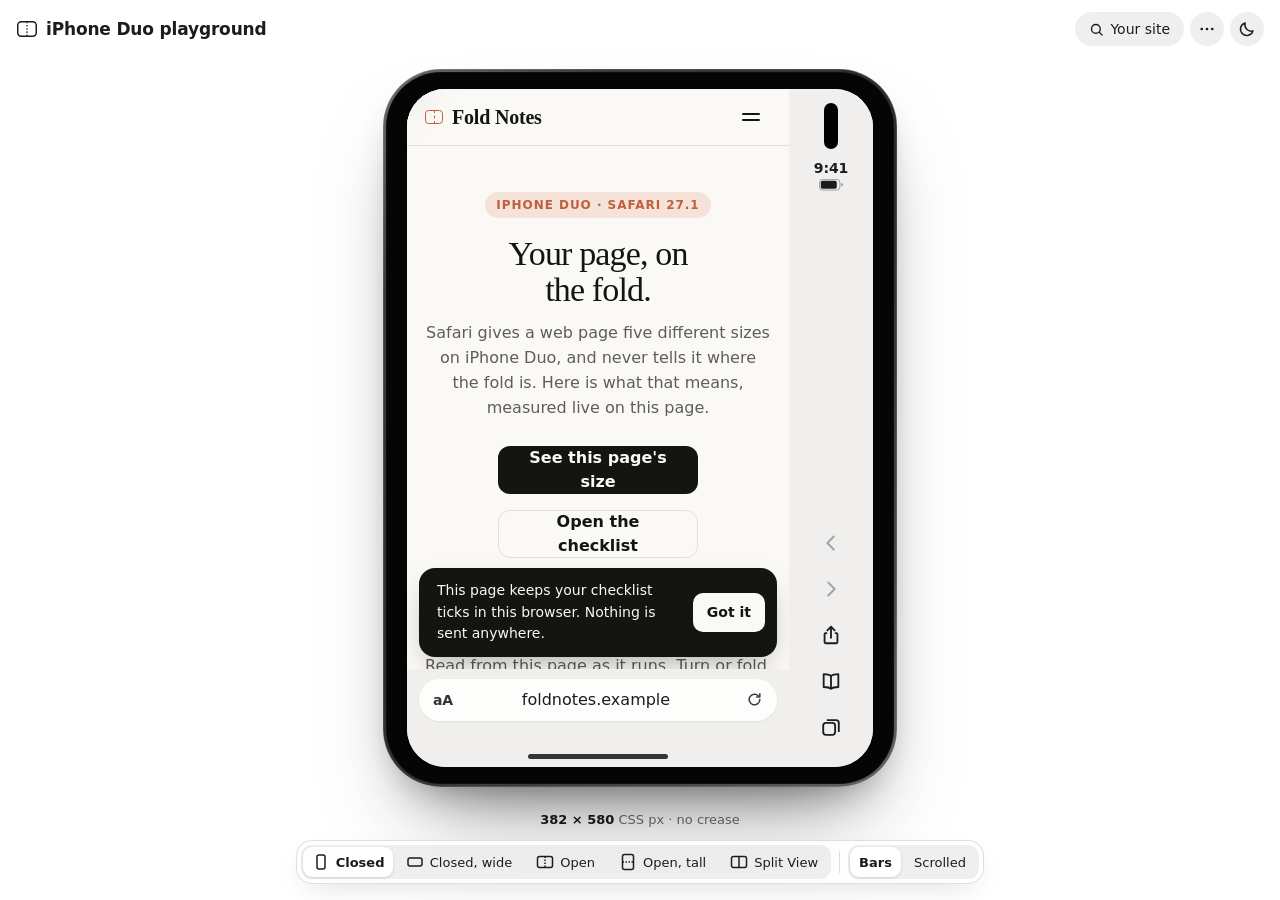
<file: index.html>
<!doctype html>
<html lang="en">
<head>
  <meta charset="utf-8">
  <meta name="viewport" content="width=device-width, initial-scale=1, viewport-fit=cover">
  <meta name="color-scheme" content="light dark">
  <title>iPhone Duo playground</title>
  <meta name="description" content="See any website at the viewports Safari 27.1 really gives it on iPhone Duo: closed, open, turned and in Split View, with Safari's bars and the crease where they are.">
  <link rel="stylesheet" href="playground.css">
</head>
<body>
  <header class="top">
    <div class="brand">
      <svg class="glyph" width="22" height="22" viewBox="0 0 22 22" aria-hidden="true">
        <rect x="1.75" y="3.75" width="18.5" height="14.5" rx="3.5" fill="none" stroke="currentColor" stroke-width="1.5"/>
        <line x1="11" y1="3.75" x2="11" y2="18.25" stroke="currentColor" stroke-width="1.2" stroke-dasharray="1.6 1.6"/>
      </svg>
      <h1>iPhone Duo playground</h1>
    </div>
    <div class="top-actions">
      <button id="openSite" class="btn" type="button">
        <svg width="15" height="15" viewBox="0 0 24 24" aria-hidden="true"><circle cx="11" cy="11" r="7" fill="none" stroke="currentColor" stroke-width="2.2"/><path d="M16.5 16.5L21 21" stroke="currentColor" stroke-width="2.2" stroke-linecap="round"/></svg>
        <span>Your site</span>
      </button>
      <button id="menuBtn" class="btn icon" type="button" aria-label="More" aria-haspopup="dialog" aria-expanded="false">
        <svg width="18" height="18" viewBox="0 0 24 24" aria-hidden="true"><circle cx="5" cy="12" r="1.8" fill="currentColor"/><circle cx="12" cy="12" r="1.8" fill="currentColor"/><circle cx="19" cy="12" r="1.8" fill="currentColor"/></svg>
      </button>
      <button id="theme" class="btn icon" type="button" aria-label="Switch between light and dark">
        <svg class="moon" width="18" height="18" viewBox="0 0 24 24" aria-hidden="true"><path d="M20 14.5A8.5 8.5 0 019.5 4a8.5 8.5 0 1010.5 10.5z" fill="none" stroke="currentColor" stroke-width="2" stroke-linejoin="round"/></svg>
        <svg class="sun" width="18" height="18" viewBox="0 0 24 24" aria-hidden="true"><g fill="none" stroke="currentColor" stroke-width="2" stroke-linecap="round"><circle cx="12" cy="12" r="4"/><path d="M12 2.5v2M12 19.5v2M2.5 12h2M19.5 12h2M5.3 5.3l1.4 1.4M17.3 17.3l1.4 1.4M5.3 18.7l1.4-1.4M17.3 6.7l1.4-1.4"/></g></svg>
      </button>
    </div>
  </header>

  <main class="stage" id="stage" aria-label="iPhone Duo preview">
    <div class="scaler" id="scaler">
      <div class="rig" id="rig">
        <div class="device" id="device">
          <div class="glass"></div>
          <i class="seam a" id="seamA" hidden></i><i class="seam b" id="seamB" hidden></i>
          <div class="screen" id="screen">
            <div class="vp" id="vp"><iframe id="frame" title="Website preview" referrerpolicy="no-referrer"></iframe></div>
            <div class="chrome" id="chrome"></div>
            <div class="crease" id="crease" hidden></div>
          </div>
        </div>
        <div class="foldfx" id="foldfx" hidden aria-hidden="true">
          <div class="veil" id="veil"></div>
          <div class="flap" id="flap">
            <div class="face inner"><i class="pane"></i><i class="sheen"></i></div>
            <div class="face outer"><i class="pane"></i><i class="island"></i><i class="sheen"></i></div>
          </div>
        </div>
      </div>
      <div class="fold-hint" id="foldHint" hidden>
        <button type="button" id="foldHintBtn" aria-expanded="false" aria-controls="foldTip">
          <svg width="12" height="12" viewBox="0 0 24 24" aria-hidden="true"><circle cx="12" cy="12" r="10" fill="none" stroke="currentColor" stroke-width="2.4"/><path d="M12 11v6M12 7.2v.1" stroke="currentColor" stroke-width="2.6" stroke-linecap="round"/></svg>
          Fold
        </button>
        <p class="fold-tip" id="foldTip" role="tooltip">The fold. Partly folded, the screen curves here and small controls are hard to tap. Keep buttons, links and fields off this line; text and images can cross it. From Apple's guidelines for iPhone Duo.</p>
      </div>
    </div>
  </main>

  <div class="dock">
    <p class="caption" id="caption" aria-live="polite"></p>
    <div class="toolbar" role="toolbar" aria-label="Preview settings">
      <div class="seg poses" role="radiogroup" aria-label="Pose" id="poses"></div>
      <span class="sep" aria-hidden="true"></span>
      <div class="seg" role="radiogroup" aria-label="Safari bars" id="bars">
        <button type="button" role="radio" aria-checked="true" data-v="svh" title="Safari bars shown">Bars</button>
        <button type="button" role="radio" aria-checked="false" data-v="lvh" title="Safari bars hidden, as after scrolling">Scrolled</button>
      </div>
      <span class="sep" aria-hidden="true" id="foldSep"></span>
      <div class="seg" role="radiogroup" aria-label="Fold" id="fold">
        <button type="button" role="radio" aria-checked="true" data-v="flat">Flat</button>
        <button type="button" role="radio" aria-checked="false" data-v="folded">Folded</button>
      </div>
    </div>
  </div>

  <div class="sheet-backdrop" id="sheet" hidden>
    <form class="sheet" id="sheetForm" role="dialog" aria-modal="true" aria-labelledby="sheetTitle">
      <h2 id="sheetTitle">Open a website</h2>
      <label class="sr-only" for="url">Website address</label>
      <input id="url" type="url" placeholder="your-site.com" inputmode="url" autocapitalize="off" autocorrect="off" spellcheck="false" autocomplete="url">
      <p class="sheet-note">Some sites refuse to be shown inside another page. If yours stays blank, run the playground locally or let the <a href="https://github.com/marigameo/skills" rel="noopener">fit-iphone-duo skill</a> open it in a real browser.</p>
      <div class="sheet-actions">
        <button type="button" class="btn quiet" id="useSample">Show the sample page</button>
        <span class="grow"></span>
        <button type="button" class="btn" id="cancel">Cancel</button>
        <button type="submit" class="btn primary">Open</button>
      </div>
    </form>
  </div>

  <div class="menu" id="menu" role="dialog" aria-label="More" hidden>
    <section>
      <h3>Page colour</h3>
      <p class="menu-note">Safari fills the space behind its bars with the page's background colour. It's read from the page when the browser allows; set it here when it can't be.</p>
      <div class="swatch-row">
        <label class="swatch"><input type="color" id="bg" value="#ffffff" aria-label="Page background colour"><span id="bgv">#ffffff</span></label>
        <button type="button" class="btn small" id="bgAuto">Read from page</button>
      </div>
    </section>
    <section>
      <div class="switch-row">
        <label for="flags"><h3>Safari feature flags</h3></label>
        <input type="checkbox" id="flags" class="switch" role="switch">
      </div>
      <p class="menu-note">The page sees Device Posture and Viewport Segments, as in Safari 27.1 with both flags turned on. Fold the open device to see segments appear. Off, the APIs are absent, as in Safari by default. Works on the sample page and pages from the same origin; reloads the page.</p>
    </section>
    <section>
      <h3>Use the numbers</h3>
      <div class="export-row">
        <button type="button" class="btn small" id="copyLink"><span>Copy link to this view</span></button>
        <button type="button" class="btn small" id="copyPresets"><span>Copy Playwright presets</span></button>
        <a class="btn small" href="poses.json" download>poses.json</a>
      </div>
    </section>
    <section>
      <h3>The numbers</h3>
      <table id="table">
        <thead><tr><th scope="col">Pose</th><th scope="col">Width</th><th scope="col">Height</th><th scope="col">Scrolled</th></tr></thead>
        <tbody></tbody>
      </table>
      <p class="menu-note">Viewport sizes in CSS pixels, from WebKit. Where Safari draws its bars inside the screen is approximate. All in <a href="poses.json">poses.json</a>, which the skill reads too.</p>
      <p class="menu-note" id="sources"></p>
    </section>
    <section>
      <p class="menu-note">Made by <a href="https://mariappan.netlify.app" rel="noopener">Mari</a> with the <a href="https://github.com/marigameo/skills" rel="noopener">fit-iphone-duo skill</a>. Rendered by your browser, not Safari. iPhone is a trademark of Apple Inc. This page is not affiliated with Apple.</p>
    </section>
  </div>

  <script src="duo-flags.js"></script>
  <script src="playground.js"></script>
</body>
</html>
</file>
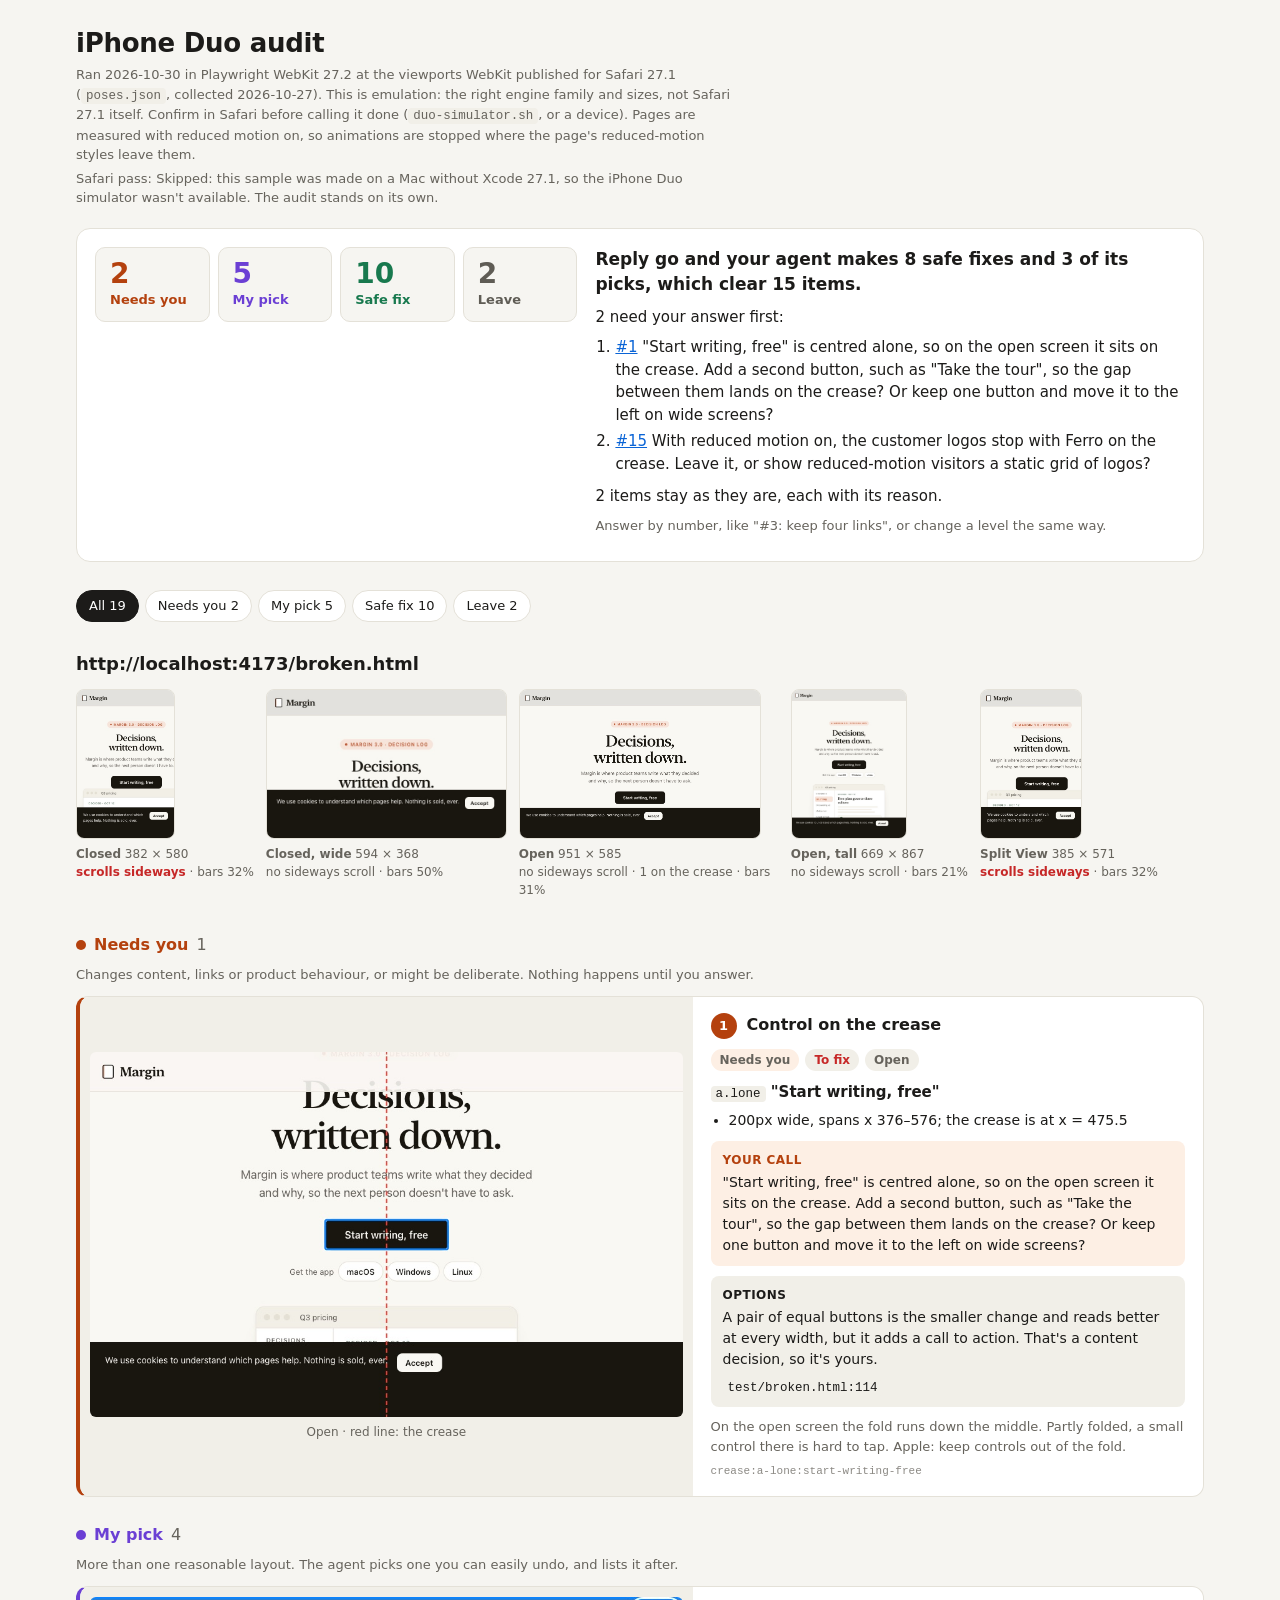
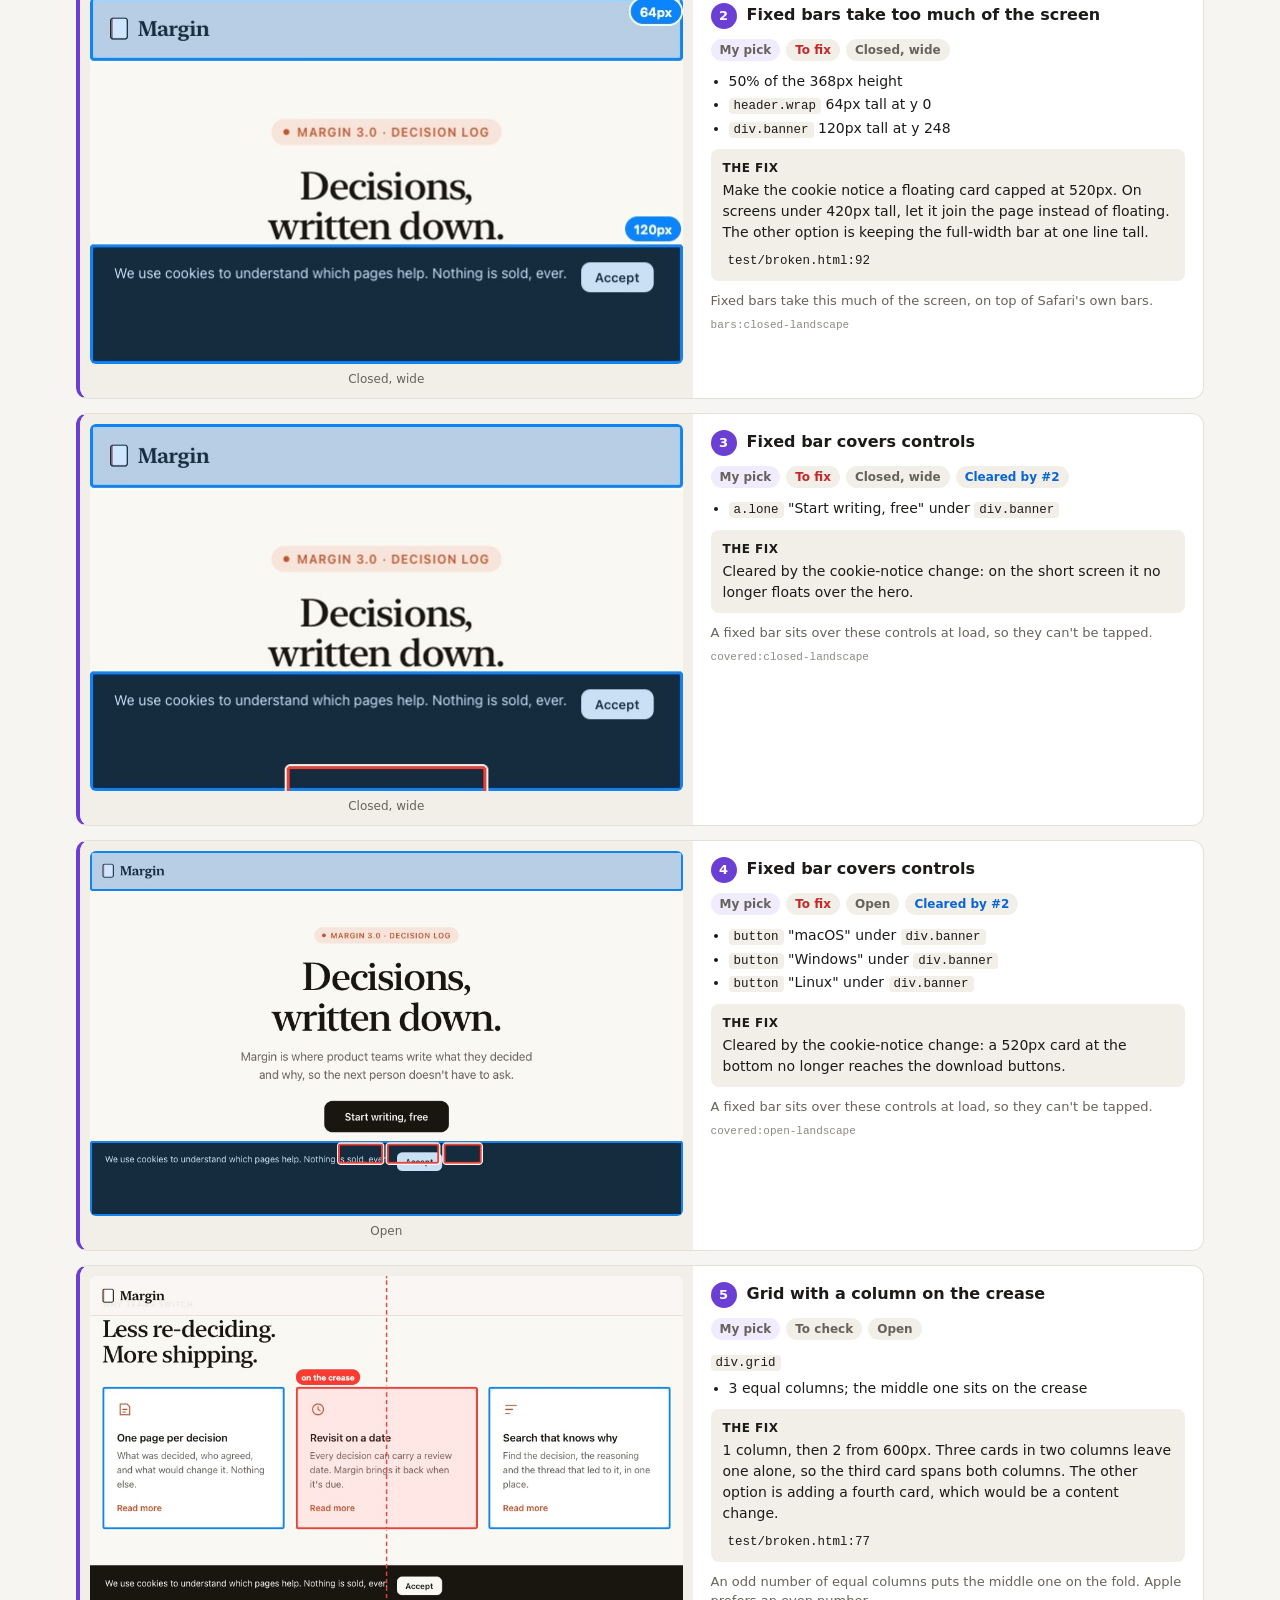
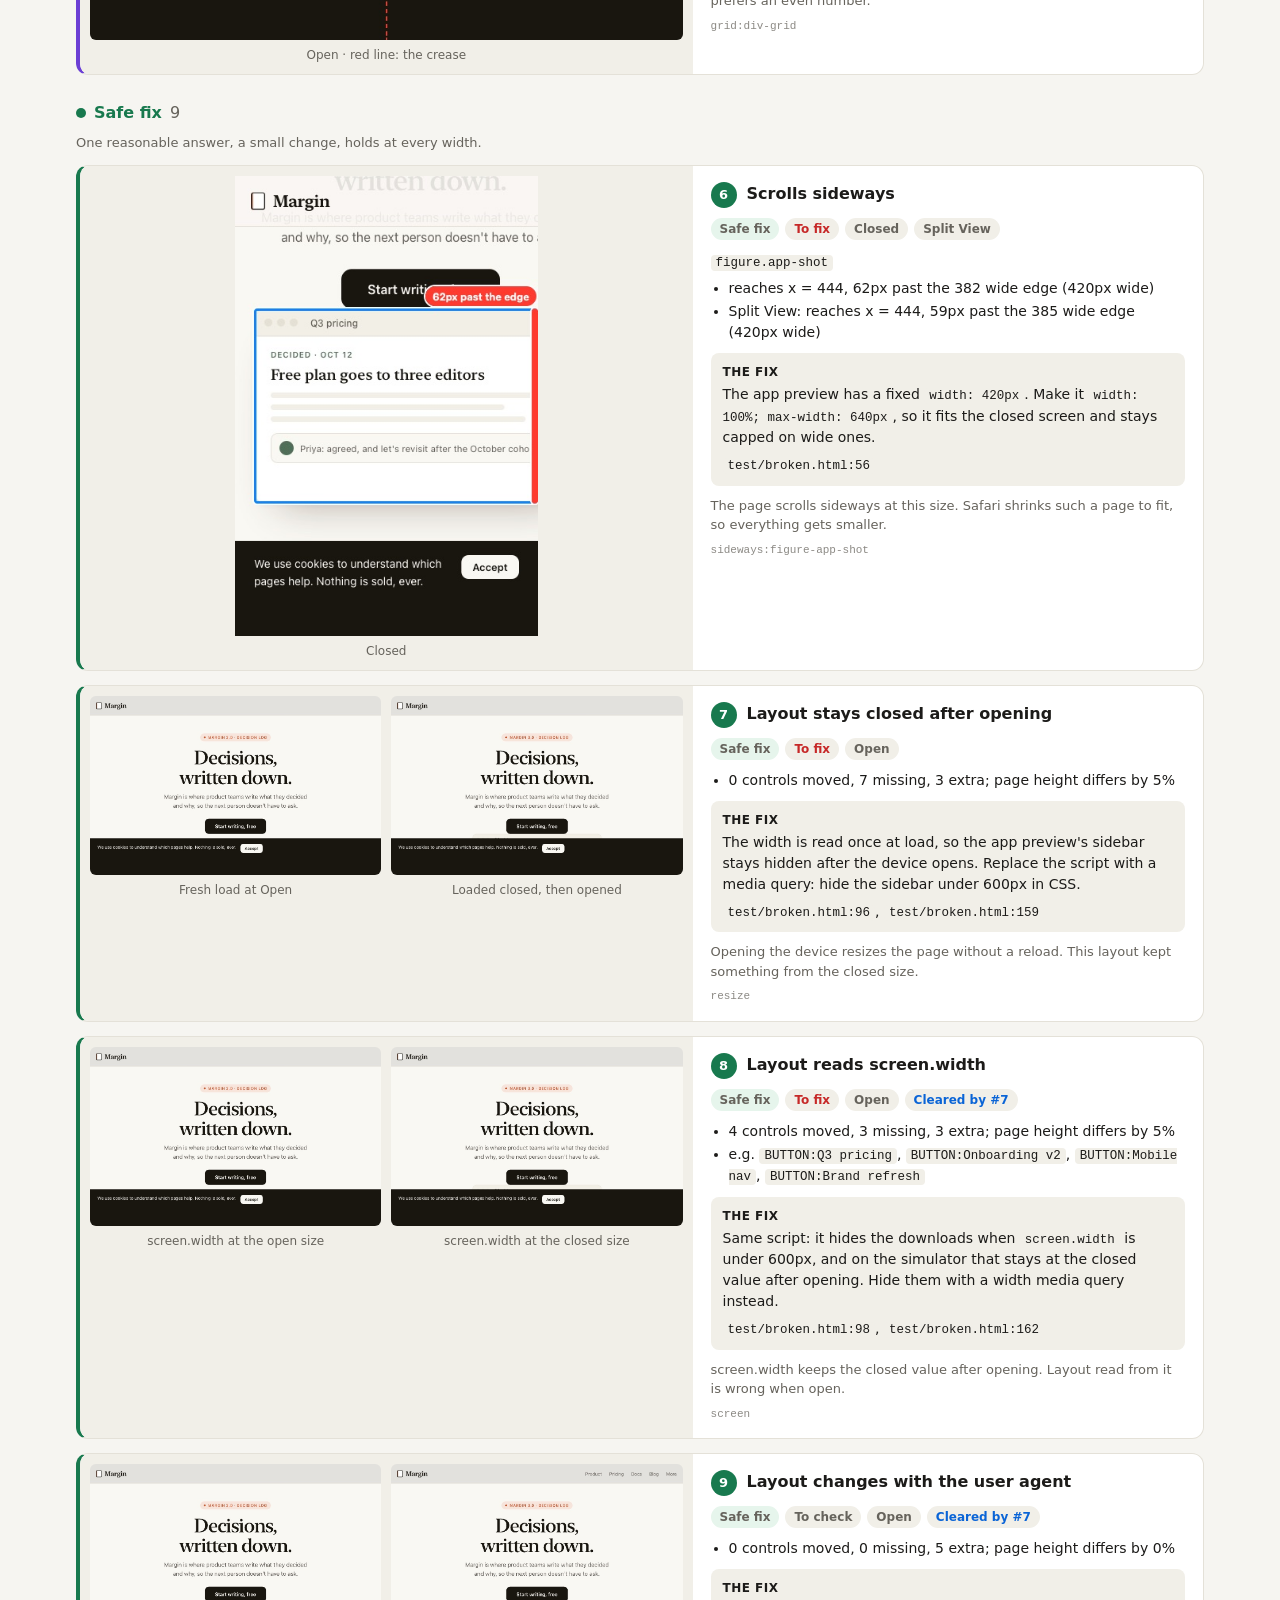
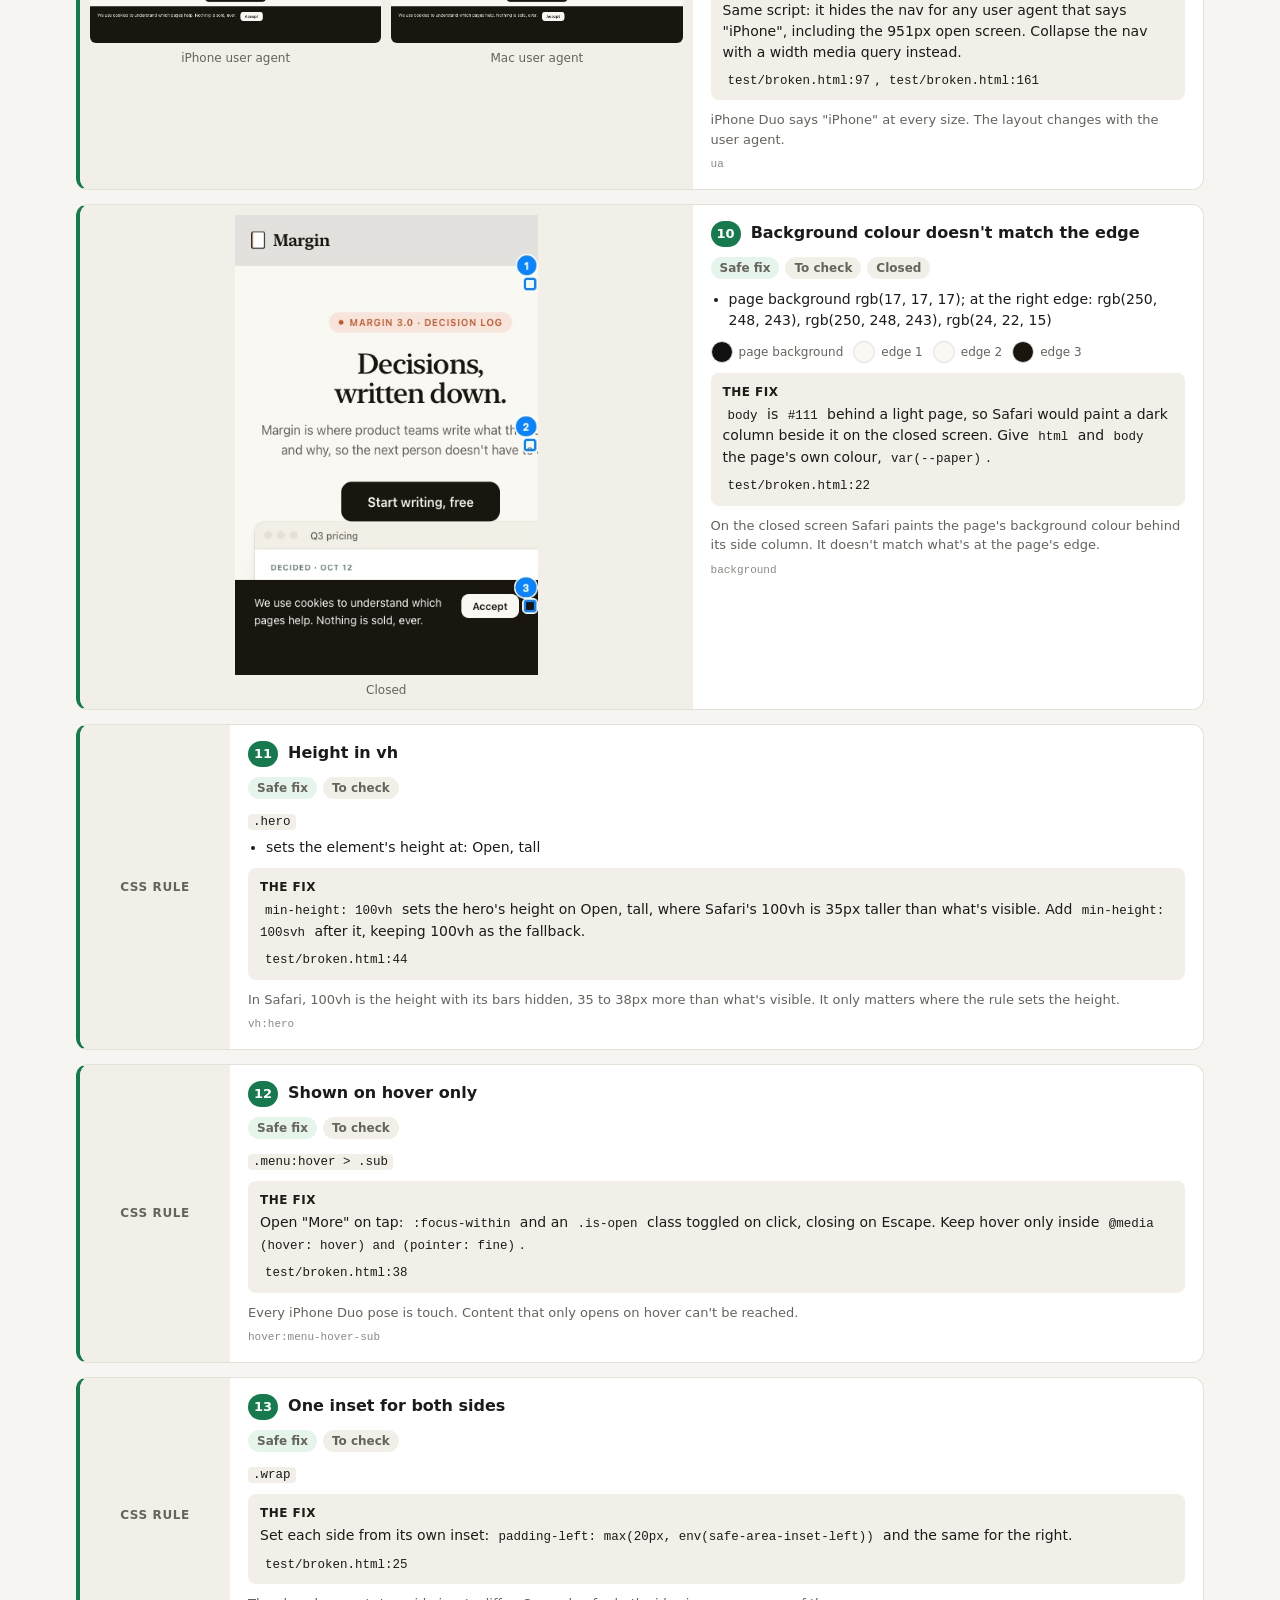
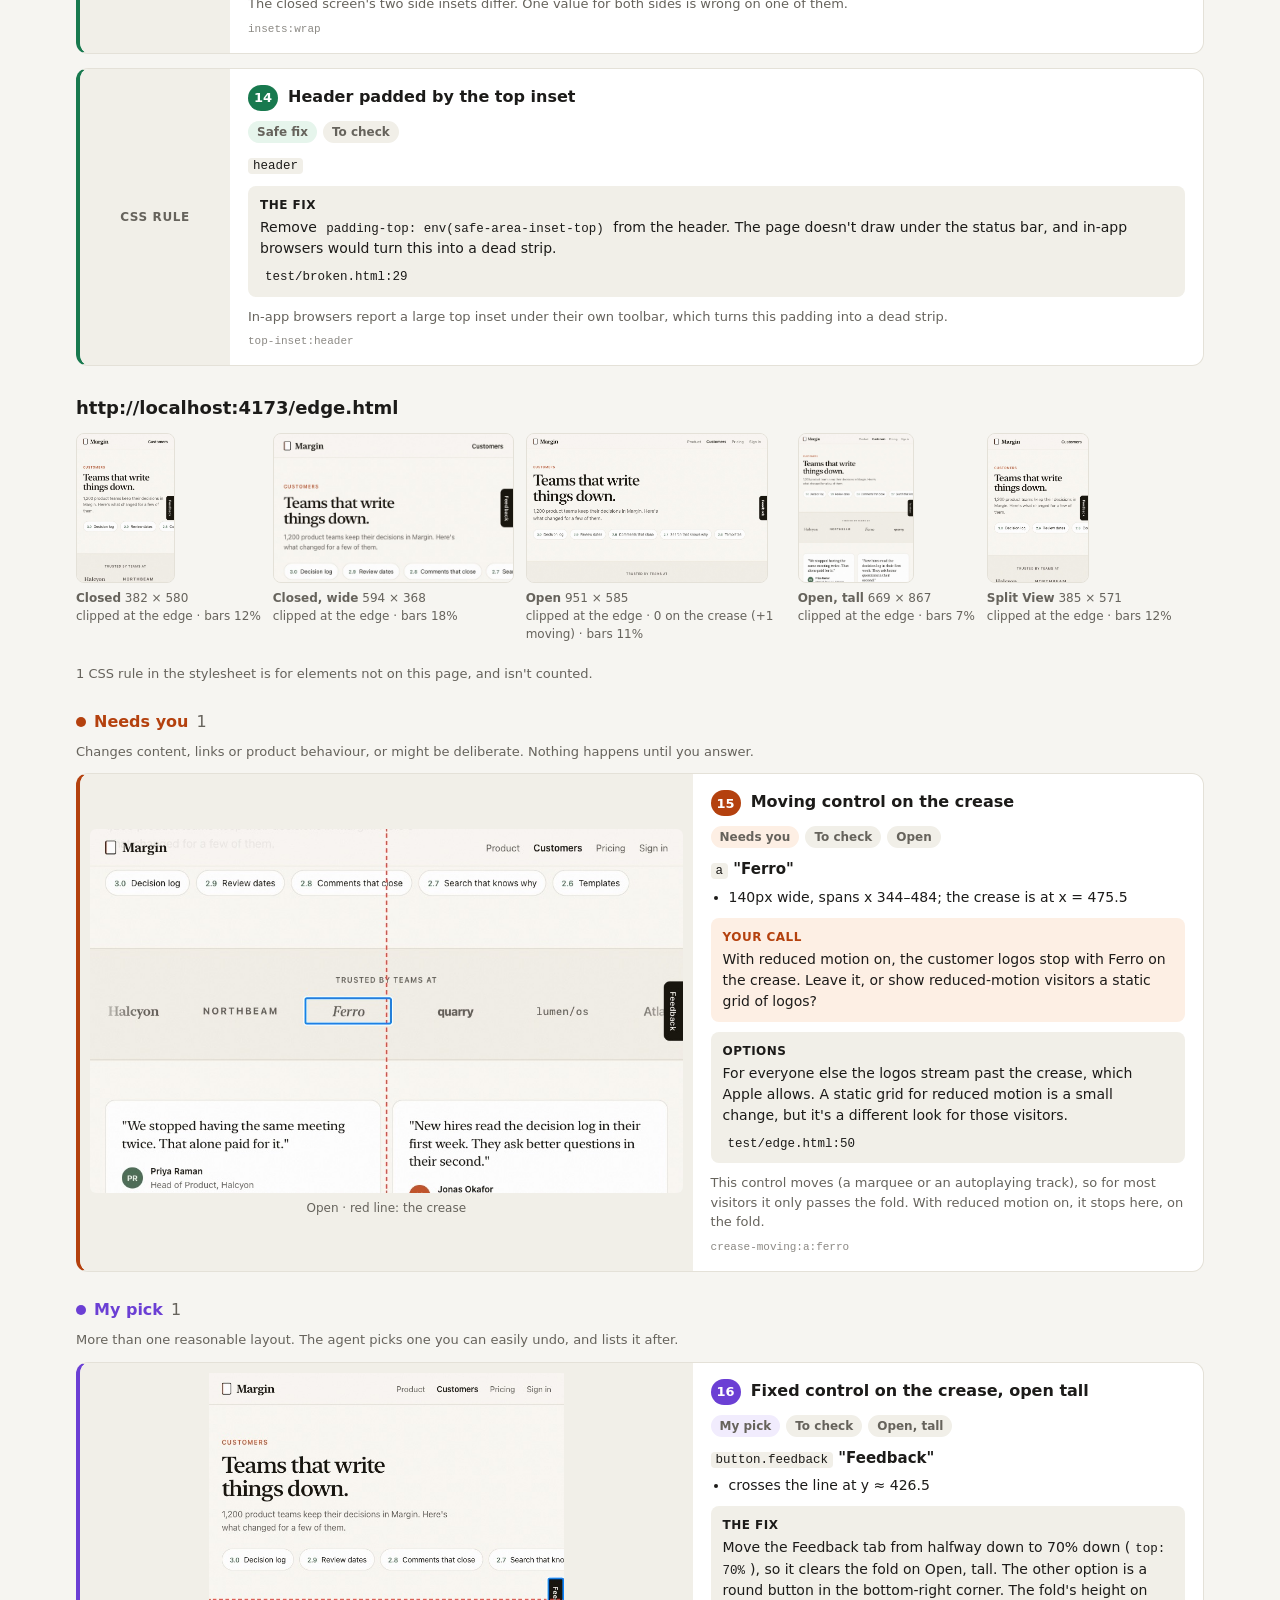
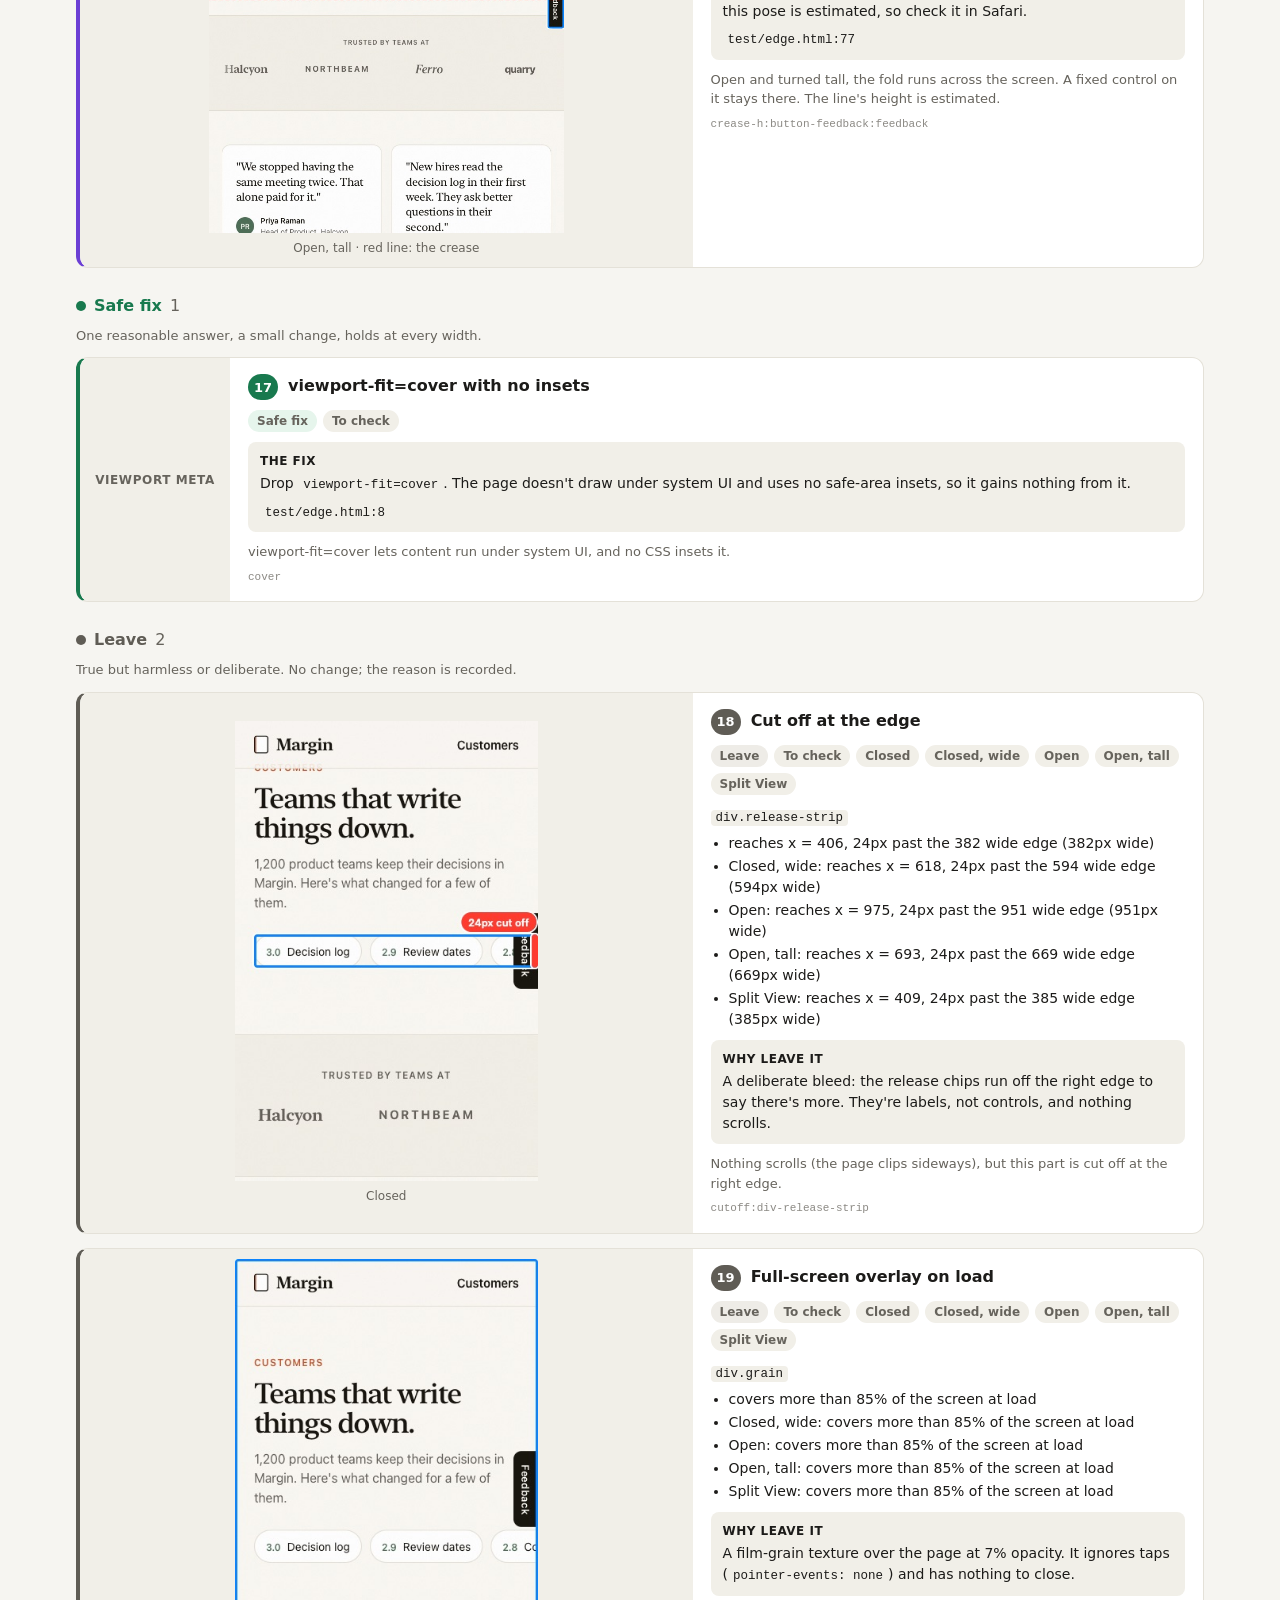
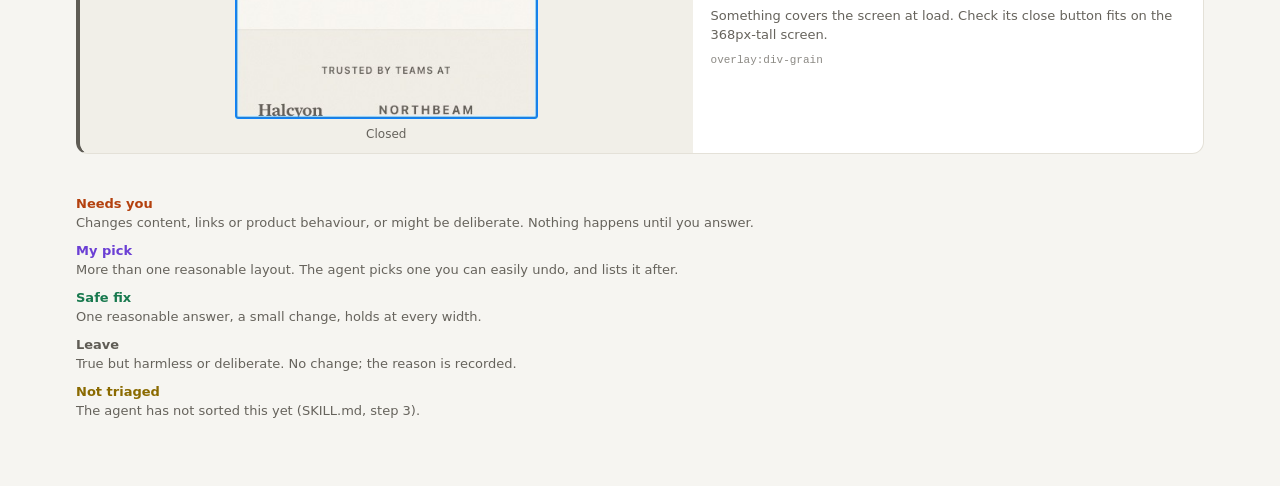
<file: report/index.html>
<!doctype html>
<html lang="en">
<head>
<meta charset="utf-8">
<meta name="viewport" content="width=device-width, initial-scale=1">
<title>iPhone Duo audit</title>
<style>
:root{--bg:#f6f5f1;--surface:#fff;--ink:#1c1b19;--muted:#66635c;--line:#e4e1d8;--code:#f1efe8;--accent:#0a64d6;
--you:#b4410e;--you-bg:#fdefe4;--pick:#6b3fd4;--pick-bg:#f1ecfd;--safe:#18794e;--safe-bg:#e6f5ec;--leave:#5f5c55;--leave-bg:#eeece7;--none:#8a6a00;--none-bg:#fbf2d6;--fixed:#18794e;--fixed-bg:#e6f5ec;--bad:#c62828}
@media (prefers-color-scheme:dark){:root{--bg:#141412;--surface:#1d1c1a;--ink:#ecebe6;--muted:#a3a097;--line:#34322d;--code:#2a2925;--accent:#6aa8ff;
--you:#f59e64;--you-bg:#3a2416;--pick:#bba4ff;--pick-bg:#2a2240;--safe:#6fd39f;--safe-bg:#16301f;--leave:#b8b4ab;--leave-bg:#2b2a27;--none:#e9c75b;--none-bg:#352d12;--fixed:#6fd39f;--fixed-bg:#16301f;--bad:#ff7b72}}
*{box-sizing:border-box}
body{margin:0;background:var(--bg);color:var(--ink);font:15px/1.5 -apple-system,BlinkMacSystemFont,"Segoe UI",system-ui,sans-serif}
.wrap{max-width:1160px;margin:0 auto;padding:28px 16px 64px}
h1{font-size:26px;line-height:1.2;margin:0 0 6px;letter-spacing:-.01em}
.intro{color:var(--muted);font-size:13px;max-width:80ch;margin:0 0 4px}
code{font:12.5px/1.4 ui-monospace,SFMono-Regular,Menlo,monospace;background:var(--code);padding:1px 5px;border-radius:4px;overflow-wrap:anywhere}
a{color:var(--accent)}
.muted{color:var(--muted);font-size:13px}
.summary{display:grid;gap:18px;grid-template-columns:minmax(0,1fr);background:var(--surface);border:1px solid var(--line);border-radius:14px;padding:18px;margin:20px 0 28px}
@media (min-width:860px){.summary{grid-template-columns:minmax(0,.9fr) minmax(0,1.1fr)}}
.tiles{display:grid;grid-template-columns:repeat(auto-fit,minmax(110px,1fr));gap:8px;align-content:start}
.tile{all:unset;cursor:pointer;display:flex;flex-direction:column;gap:2px;padding:12px 14px;border-radius:10px;background:var(--bg);border:1px solid var(--line)}
.tile:focus-visible{outline:2px solid var(--accent)}
.tile.on{border-color:currentColor}
.tile-n{font-size:28px;font-weight:700;line-height:1}
.tile-l{font-size:13px;font-weight:600}
.lv-you{color:var(--you)}.lv-pick{color:var(--pick)}.lv-safe{color:var(--safe)}.lv-leave{color:var(--leave)}.lv-none{color:var(--none)}.lv-fixed{color:var(--fixed)}
.plan p{margin:0 0 8px}.plan-lead{font-size:17px;font-weight:600}
.asks{margin:0 0 10px;padding-left:20px}.asks li{margin:4px 0}
.since{padding-top:8px;border-top:1px solid var(--line)}
.filters{display:flex;flex-wrap:wrap;gap:6px;margin:0 0 6px}
.filters button{font:inherit;font-size:13px;padding:5px 12px;border-radius:999px;border:1px solid var(--line);background:var(--surface);color:var(--ink);cursor:pointer}
.filters button.on{background:var(--ink);color:var(--surface);border-color:var(--ink)}
.page{margin-top:28px}
.url{font-size:18px;margin:0 0 12px;overflow-wrap:anywhere}
.poses{display:flex;gap:12px;overflow-x:auto;padding-bottom:8px;margin-bottom:8px}
.poses figure{margin:0;flex:none}
.poses img,.poses .noimg{display:block;height:150px;width:auto;border:1px solid var(--line);border-radius:8px;background:var(--code)}
.poses .noimg{width:120px}
.poses figcaption{font-size:12px;color:var(--muted);margin-top:6px;max-width:260px}
.bad{color:var(--bad);font-weight:600}
.group{margin-top:26px}
.group-h{display:flex;flex-wrap:wrap;align-items:baseline;gap:8px;font-size:16px;margin:0 0 12px}
.group-h i{width:10px;height:10px;border-radius:50%;background:currentColor;align-self:center}
.group-h span{color:var(--muted);font-weight:500}
.group-h small{flex-basis:100%;color:var(--muted);font-weight:400;font-size:13px}
.card{display:grid;grid-template-columns:minmax(0,1fr);gap:0;background:var(--surface);border:1px solid var(--line);border-left:4px solid currentColor;border-radius:12px;margin:0 0 14px;overflow:hidden}
@media (min-width:860px){.card{grid-template-columns:minmax(0,1.2fr) minmax(0,1fr)}.card.textonly{grid-template-columns:150px minmax(0,1fr)}}
.card .body{padding:16px 18px;color:var(--ink);min-width:0}
.card header{display:flex;gap:10px;align-items:flex-start}
.num{flex:none;min-width:26px;height:26px;padding:0 6px;border-radius:999px;display:grid;place-items:center;font-size:13px;font-weight:700;color:var(--surface);background:var(--muted)}
.card.lv-you .num{background:var(--you)}.card.lv-pick .num{background:var(--pick)}.card.lv-safe .num{background:var(--safe)}.card.lv-leave .num{background:var(--leave)}.card.lv-none .num{background:var(--none)}.card.lv-fixed .num{background:var(--fixed)}
.card h3{font-size:16px;line-height:1.3;margin:2px 0 0}
.chips{display:flex;flex-wrap:wrap;gap:6px;margin:10px 0}
.chip{font-size:12px;font-weight:600;padding:2px 9px;border-radius:999px;background:var(--code);color:var(--muted)}
.chip.lv-you{background:var(--you-bg)}.chip.lv-pick{background:var(--pick-bg)}.chip.lv-safe{background:var(--safe-bg)}.chip.lv-leave{background:var(--leave-bg)}.chip.lv-none{background:var(--none-bg)}.chip.lv-fixed{background:var(--fixed-bg)}
.chip.sev-fix{color:var(--bad)}.chip.st-new{color:var(--bad)}.chip.with{color:var(--accent);text-decoration:none}
.subject{margin:0 0 6px;font-weight:600;overflow-wrap:anywhere}
.facts{margin:0 0 10px;padding-left:18px;font-size:14px}.facts li{margin:2px 0}
.box{border-radius:8px;padding:10px 12px;margin:10px 0;font-size:14px}
.box b{display:block;font-size:12px;text-transform:uppercase;letter-spacing:.04em;margin-bottom:3px}
.box p{margin:0}.box .where{margin-top:6px}
.ask{background:var(--you-bg)}.ask b{color:var(--you)}
.rec{background:var(--code)}
.reason{font-size:14px;margin:8px 0}
.why{font-size:13px;color:var(--muted);margin:10px 0 0}
.key{font:11px/1.4 ui-monospace,SFMono-Regular,Menlo,monospace;color:var(--muted);opacity:.75;margin:8px 0 0;overflow-wrap:anywhere}
.shots{background:var(--code);display:flex;align-items:center;justify-content:center;min-height:120px;padding:10px}
.shots figure{margin:0;width:100%}
.shots img{display:block;width:100%;height:auto;max-height:460px;object-fit:contain;border-radius:6px}
.shots figcaption{font-size:12px;color:var(--muted);margin-top:6px;text-align:center}
.shots.pair{display:grid;grid-template-columns:1fr 1fr;gap:10px;align-items:start}
.shots.none span{font-size:12px;font-weight:600;color:var(--muted);text-transform:uppercase;letter-spacing:.05em}
.swatches{display:flex;flex-wrap:wrap;gap:10px;font-size:12px;color:var(--muted);margin:4px 0 8px}
.swatches span{display:flex;align-items:center;gap:6px}
.swatches i{width:22px;height:22px;border-radius:50%;border:1px solid var(--line)}
.failed{color:var(--bad);font-weight:600}.clear{color:var(--safe);font-weight:600}
.legend{margin-top:40px;font-size:13px;color:var(--muted)}.legend dt{font-weight:700;margin-top:8px}.legend dd{margin:0}
[hidden]{display:none!important}
</style>
</head>
<body>
<div class="wrap">
<h1>iPhone Duo audit</h1>
<p class="intro">Ran 2026-10-30 in Playwright WebKit 27.2 at the viewports WebKit published for Safari 27.1 (<code>poses.json</code>, collected 2026-10-27). This is emulation: the right engine family and sizes, not Safari 27.1 itself. Confirm in Safari before calling it done (<code>duo-simulator.sh</code>, or a device). Pages are measured with reduced motion on, so animations are stopped where the page&#39;s reduced-motion styles leave them.</p>
<p class="intro">Safari pass: Skipped: this sample was made on a Mac without Xcode 27.1, so the iPhone Duo simulator wasn&#39;t available. The audit stands on its own.</p>
<section class="summary">
  <div class="tiles"><button class="tile lv-you" data-filter="you" title="Changes content, links or product behaviour, or might be deliberate. Nothing happens until you answer."><span class="tile-n">2</span><span class="tile-l">Needs you</span></button><button class="tile lv-pick" data-filter="pick" title="More than one reasonable layout. The agent picks one you can easily undo, and lists it after."><span class="tile-n">5</span><span class="tile-l">My pick</span></button><button class="tile lv-safe" data-filter="safe" title="One reasonable answer, a small change, holds at every width."><span class="tile-n">10</span><span class="tile-l">Safe fix</span></button><button class="tile lv-leave" data-filter="leave" title="True but harmless or deliberate. No change; the reason is recorded."><span class="tile-n">2</span><span class="tile-l">Leave</span></button></div>
  <div class="plan"><p class="plan-lead">Reply <b>go</b> and your agent makes 8 safe fixes and 3 of its picks, which clear 15 items.</p>
<p>2 need your answer first:</p><ol class="asks"><li><a href="#item-1">#1</a> &quot;Start writing, free&quot; is centred alone, so on the open screen it sits on the crease. Add a second button, such as &quot;Take the tour&quot;, so the gap between them lands on the crease? Or keep one button and move it to the left on wide screens?</li><li><a href="#item-15">#15</a> With reduced motion on, the customer logos stop with Ferro on the crease. Leave it, or show reduced-motion visitors a static grid of logos?</li></ol>
<p>2 items stay as they are, each with its reason.</p>
<p class="muted">Answer by number, like "#3: keep four links", or change a level the same way.</p></div>
</section>
<nav class="filters" aria-label="Show"><button class="on" data-filter="all">All 19</button><button data-filter="you">Needs you 2</button><button data-filter="pick">My pick 5</button><button data-filter="safe">Safe fix 10</button><button data-filter="leave">Leave 2</button></nav>
<section class="page">
  <h2 class="url">http://localhost:4173/broken.html</h2>
  <div class="poses"><figure><a href="shots/localhost-broken-html-closed-portrait.jpg" target="_blank"><img src="shots/localhost-broken-html-closed-portrait.jpg" alt="Closed"></a><figcaption><b>Closed</b> 382 × 580<br><span class="bad">scrolls sideways</span> · bars 32%</figcaption></figure><figure><a href="shots/localhost-broken-html-closed-landscape.jpg" target="_blank"><img src="shots/localhost-broken-html-closed-landscape.jpg" alt="Closed, wide"></a><figcaption><b>Closed, wide</b> 594 × 368<br>no sideways scroll · bars 50%</figcaption></figure><figure><a href="shots/localhost-broken-html-open-landscape.jpg" target="_blank"><img src="shots/localhost-broken-html-open-landscape.jpg" alt="Open"></a><figcaption><b>Open</b> 951 × 585<br>no sideways scroll · 1 on the crease · bars 31%</figcaption></figure><figure><a href="shots/localhost-broken-html-open-portrait.jpg" target="_blank"><img src="shots/localhost-broken-html-open-portrait.jpg" alt="Open, tall"></a><figcaption><b>Open, tall</b> 669 × 867<br>no sideways scroll · bars 21%</figcaption></figure><figure><a href="shots/localhost-broken-html-split-view.jpg" target="_blank"><img src="shots/localhost-broken-html-split-view.jpg" alt="Split View"></a><figcaption><b>Split View</b> 385 × 571<br><span class="bad">scrolls sideways</span> · bars 32%</figcaption></figure></div>
  
  <div class="group" data-group="you"><h3 class="group-h lv-you"><i></i>Needs you <span>1</span><small>Changes content, links or product behaviour, or might be deliberate. Nothing happens until you answer.</small></h3><article class="card lv-you" id="item-1" data-key="crease:a-lone:start-writing-free" data-level="you">
  <div class="shots"><figure><a href="shots/localhost-broken-html-open-landscape-crease-1.jpg" target="_blank"><img src="shots/localhost-broken-html-open-landscape-crease-1.jpg" alt="Controls on the crease"></a><figcaption>Open · red line: the crease</figcaption></figure></div>
  <div class="body">
    <header><span class="num">1</span><h3>Control on the crease</h3></header>
    <div class="chips"><span class="chip lv-you">Needs you</span><span class="chip sev-fix">To fix</span><span class="chip">Open</span></div>
    <p class="subject"><code>a.lone</code> &quot;Start writing, free&quot;</p>
    <ul class="facts"><li>200px wide, spans x 376–576; the crease is at x = 475.5</li></ul>
    
    <div class="box ask"><b>Your call</b><p>&quot;Start writing, free&quot; is centred alone, so on the open screen it sits on the crease. Add a second button, such as &quot;Take the tour&quot;, so the gap between them lands on the crease? Or keep one button and move it to the left on wide screens?</p></div>
    <div class="box rec"><b>Options</b><p>A pair of equal buttons is the smaller change and reads better at every width, but it adds a call to action. That&#39;s a content decision, so it&#39;s yours.</p><p class="where"><code>test/broken.html:114</code></p></div>
    
    <p class="why">On the open screen the fold runs down the middle. Partly folded, a small control there is hard to tap. Apple: keep controls out of the fold.</p>
    <p class="key">crease:a-lone:start-writing-free</p>
  </div>
</article></div><div class="group" data-group="pick"><h3 class="group-h lv-pick"><i></i>My pick <span>4</span><small>More than one reasonable layout. The agent picks one you can easily undo, and lists it after.</small></h3><article class="card lv-pick" id="item-2" data-key="bars:closed-landscape" data-level="pick">
  <div class="shots"><figure><a href="shots/localhost-broken-html-closed-landscape-bars.jpg" target="_blank"><img src="shots/localhost-broken-html-closed-landscape-bars.jpg" alt="Fixed bars take too much of the screen"></a><figcaption>Closed, wide</figcaption></figure></div>
  <div class="body">
    <header><span class="num">2</span><h3>Fixed bars take too much of the screen</h3></header>
    <div class="chips"><span class="chip lv-pick">My pick</span><span class="chip sev-fix">To fix</span><span class="chip">Closed, wide</span></div>
    
    <ul class="facts"><li>50% of the 368px height</li><li><code>header.wrap</code> 64px tall at y 0</li><li><code>div.banner</code> 120px tall at y 248</li></ul>
    
    
    <div class="box rec"><b>The fix</b><p>Make the cookie notice a floating card capped at 520px. On screens under 420px tall, let it join the page instead of floating. The other option is keeping the full-width bar at one line tall.</p><p class="where"><code>test/broken.html:92</code></p></div>
    
    <p class="why">Fixed bars take this much of the screen, on top of Safari&#39;s own bars.</p>
    <p class="key">bars:closed-landscape</p>
  </div>
</article>
<article class="card lv-pick" id="item-3" data-key="covered:closed-landscape" data-level="pick">
  <div class="shots"><figure><a href="shots/localhost-broken-html-closed-landscape-covered.jpg" target="_blank"><img src="shots/localhost-broken-html-closed-landscape-covered.jpg" alt="Fixed bars cover controls"></a><figcaption>Closed, wide</figcaption></figure></div>
  <div class="body">
    <header><span class="num">3</span><h3>Fixed bar covers controls</h3></header>
    <div class="chips"><span class="chip lv-pick">My pick</span><span class="chip sev-fix">To fix</span><span class="chip">Closed, wide</span><a class="chip with" href="#item-2">Cleared by #2</a></div>
    
    <ul class="facts"><li><code>a.lone</code> &quot;Start writing, free&quot; under <code>div.banner</code></li></ul>
    
    
    <div class="box rec"><b>The fix</b><p>Cleared by the cookie-notice change: on the short screen it no longer floats over the hero.</p></div>
    
    <p class="why">A fixed bar sits over these controls at load, so they can&#39;t be tapped.</p>
    <p class="key">covered:closed-landscape</p>
  </div>
</article>
<article class="card lv-pick" id="item-4" data-key="covered:open-landscape" data-level="pick">
  <div class="shots"><figure><a href="shots/localhost-broken-html-open-landscape-covered.jpg" target="_blank"><img src="shots/localhost-broken-html-open-landscape-covered.jpg" alt="Fixed bars cover controls"></a><figcaption>Open</figcaption></figure></div>
  <div class="body">
    <header><span class="num">4</span><h3>Fixed bar covers controls</h3></header>
    <div class="chips"><span class="chip lv-pick">My pick</span><span class="chip sev-fix">To fix</span><span class="chip">Open</span><a class="chip with" href="#item-2">Cleared by #2</a></div>
    
    <ul class="facts"><li><code>button</code> &quot;macOS&quot; under <code>div.banner</code></li><li><code>button</code> &quot;Windows&quot; under <code>div.banner</code></li><li><code>button</code> &quot;Linux&quot; under <code>div.banner</code></li></ul>
    
    
    <div class="box rec"><b>The fix</b><p>Cleared by the cookie-notice change: a 520px card at the bottom no longer reaches the download buttons.</p></div>
    
    <p class="why">A fixed bar sits over these controls at load, so they can&#39;t be tapped.</p>
    <p class="key">covered:open-landscape</p>
  </div>
</article>
<article class="card lv-pick" id="item-5" data-key="grid:div-grid" data-level="pick">
  <div class="shots"><figure><a href="shots/localhost-broken-html-open-landscape-grid-1.jpg" target="_blank"><img src="shots/localhost-broken-html-open-landscape-grid-1.jpg" alt="Grid with a column on the crease"></a><figcaption>Open · red line: the crease</figcaption></figure></div>
  <div class="body">
    <header><span class="num">5</span><h3>Grid with a column on the crease</h3></header>
    <div class="chips"><span class="chip lv-pick">My pick</span><span class="chip sev-check">To check</span><span class="chip">Open</span></div>
    <p class="subject"><code>div.grid</code></p>
    <ul class="facts"><li>3 equal columns; the middle one sits on the crease</li></ul>
    
    
    <div class="box rec"><b>The fix</b><p>1 column, then 2 from 600px. Three cards in two columns leave one alone, so the third card spans both columns. The other option is adding a fourth card, which would be a content change.</p><p class="where"><code>test/broken.html:77</code></p></div>
    
    <p class="why">An odd number of equal columns puts the middle one on the fold. Apple prefers an even number.</p>
    <p class="key">grid:div-grid</p>
  </div>
</article></div><div class="group" data-group="safe"><h3 class="group-h lv-safe"><i></i>Safe fix <span>9</span><small>One reasonable answer, a small change, holds at every width.</small></h3><article class="card lv-safe" id="item-6" data-key="sideways:figure-app-shot" data-level="safe">
  <div class="shots"><figure><a href="shots/localhost-broken-html-closed-portrait-sideways-1.jpg" target="_blank"><img src="shots/localhost-broken-html-closed-portrait-sideways-1.jpg" alt="Scrolls sideways"></a><figcaption>Closed</figcaption></figure></div>
  <div class="body">
    <header><span class="num">6</span><h3>Scrolls sideways</h3></header>
    <div class="chips"><span class="chip lv-safe">Safe fix</span><span class="chip sev-fix">To fix</span><span class="chip">Closed</span><span class="chip">Split View</span></div>
    <p class="subject"><code>figure.app-shot</code></p>
    <ul class="facts"><li>reaches x = 444, 62px past the 382 wide edge (420px wide)</li><li>Split View: reaches x = 444, 59px past the 385 wide edge (420px wide)</li></ul>
    
    
    <div class="box rec"><b>The fix</b><p>The app preview has a fixed <code>width: 420px</code>. Make it <code>width: 100%; max-width: 640px</code>, so it fits the closed screen and stays capped on wide ones.</p><p class="where"><code>test/broken.html:56</code></p></div>
    
    <p class="why">The page scrolls sideways at this size. Safari shrinks such a page to fit, so everything gets smaller.</p>
    <p class="key">sideways:figure-app-shot</p>
  </div>
</article>
<article class="card lv-safe" id="item-7" data-key="resize" data-level="safe">
  <div class="shots pair"><figure><a href="shots/localhost-broken-html-fresh.jpg" target="_blank"><img src="shots/localhost-broken-html-fresh.jpg" alt="Fresh load at Open"></a><figcaption>Fresh load at Open</figcaption></figure><figure><a href="shots/localhost-broken-html-opened.jpg" target="_blank"><img src="shots/localhost-broken-html-opened.jpg" alt="Loaded closed, then opened"></a><figcaption>Loaded closed, then opened</figcaption></figure></div>
  <div class="body">
    <header><span class="num">7</span><h3>Layout stays closed after opening</h3></header>
    <div class="chips"><span class="chip lv-safe">Safe fix</span><span class="chip sev-fix">To fix</span><span class="chip">Open</span></div>
    
    <ul class="facts"><li>0 controls moved, 7 missing, 3 extra; page height differs by 5%</li></ul>
    
    
    <div class="box rec"><b>The fix</b><p>The width is read once at load, so the app preview&#39;s sidebar stays hidden after the device opens. Replace the script with a media query: hide the sidebar under 600px in CSS.</p><p class="where"><code>test/broken.html:96</code>, <code>test/broken.html:159</code></p></div>
    
    <p class="why">Opening the device resizes the page without a reload. This layout kept something from the closed size.</p>
    <p class="key">resize</p>
  </div>
</article>
<article class="card lv-safe" id="item-8" data-key="screen" data-level="safe">
  <div class="shots pair"><figure><a href="shots/localhost-broken-html-fresh.jpg" target="_blank"><img src="shots/localhost-broken-html-fresh.jpg" alt="screen.width at the open size"></a><figcaption>screen.width at the open size</figcaption></figure><figure><a href="shots/localhost-broken-html-stale-screen.jpg" target="_blank"><img src="shots/localhost-broken-html-stale-screen.jpg" alt="screen.width at the closed size"></a><figcaption>screen.width at the closed size</figcaption></figure></div>
  <div class="body">
    <header><span class="num">8</span><h3>Layout reads screen.width</h3></header>
    <div class="chips"><span class="chip lv-safe">Safe fix</span><span class="chip sev-fix">To fix</span><span class="chip">Open</span><a class="chip with" href="#item-7">Cleared by #7</a></div>
    
    <ul class="facts"><li>4 controls moved, 3 missing, 3 extra; page height differs by 5%</li><li>e.g. <code>BUTTON:Q3 pricing</code>, <code>BUTTON:Onboarding v2</code>, <code>BUTTON:Mobile nav</code>, <code>BUTTON:Brand refresh</code></li></ul>
    
    
    <div class="box rec"><b>The fix</b><p>Same script: it hides the downloads when <code>screen.width</code> is under 600px, and on the simulator that stays at the closed value after opening. Hide them with a width media query instead.</p><p class="where"><code>test/broken.html:98</code>, <code>test/broken.html:162</code></p></div>
    
    <p class="why">screen.width keeps the closed value after opening. Layout read from it is wrong when open.</p>
    <p class="key">screen</p>
  </div>
</article>
<article class="card lv-safe" id="item-9" data-key="ua" data-level="safe">
  <div class="shots pair"><figure><a href="shots/localhost-broken-html-fresh.jpg" target="_blank"><img src="shots/localhost-broken-html-fresh.jpg" alt="iPhone user agent"></a><figcaption>iPhone user agent</figcaption></figure><figure><a href="shots/localhost-broken-html-mac-ua.jpg" target="_blank"><img src="shots/localhost-broken-html-mac-ua.jpg" alt="Mac user agent"></a><figcaption>Mac user agent</figcaption></figure></div>
  <div class="body">
    <header><span class="num">9</span><h3>Layout changes with the user agent</h3></header>
    <div class="chips"><span class="chip lv-safe">Safe fix</span><span class="chip sev-check">To check</span><span class="chip">Open</span><a class="chip with" href="#item-7">Cleared by #7</a></div>
    
    <ul class="facts"><li>0 controls moved, 0 missing, 5 extra; page height differs by 0%</li></ul>
    
    
    <div class="box rec"><b>The fix</b><p>Same script: it hides the nav for any user agent that says &quot;iPhone&quot;, including the 951px open screen. Collapse the nav with a width media query instead.</p><p class="where"><code>test/broken.html:97</code>, <code>test/broken.html:161</code></p></div>
    
    <p class="why">iPhone Duo says &quot;iPhone&quot; at every size. The layout changes with the user agent.</p>
    <p class="key">ua</p>
  </div>
</article>
<article class="card lv-safe" id="item-10" data-key="background" data-level="safe">
  <div class="shots"><figure><a href="shots/localhost-broken-html-closed-portrait-background.jpg" target="_blank"><img src="shots/localhost-broken-html-closed-portrait-background.jpg" alt="Page background doesn&#39;t match the page at the edge"></a><figcaption>Closed</figcaption></figure></div>
  <div class="body">
    <header><span class="num">10</span><h3>Background colour doesn&#39;t match the edge</h3></header>
    <div class="chips"><span class="chip lv-safe">Safe fix</span><span class="chip sev-check">To check</span><span class="chip">Closed</span></div>
    
    <ul class="facts"><li>page background rgb(17, 17, 17); at the right edge: rgb(250, 248, 243), rgb(250, 248, 243), rgb(24, 22, 15)</li></ul>
    <div class="swatches"><span><i style="background:rgb(17,17,17)"></i>page background</span><span><i style="background:rgb(250,248,243)"></i>edge 1</span><span><i style="background:rgb(250,248,243)"></i>edge 2</span><span><i style="background:rgb(24,22,15)"></i>edge 3</span></div>
    
    <div class="box rec"><b>The fix</b><p><code>body</code> is <code>#111</code> behind a light page, so Safari would paint a dark column beside it on the closed screen. Give <code>html</code> and <code>body</code> the page&#39;s own colour, <code>var(--paper)</code>.</p><p class="where"><code>test/broken.html:22</code></p></div>
    
    <p class="why">On the closed screen Safari paints the page&#39;s background colour behind its side column. It doesn&#39;t match what&#39;s at the page&#39;s edge.</p>
    <p class="key">background</p>
  </div>
</article>
<article class="card lv-safe textonly" id="item-11" data-key="vh:hero" data-level="safe">
  <div class="shots none"><span>CSS rule</span></div>
  <div class="body">
    <header><span class="num">11</span><h3>Height in vh</h3></header>
    <div class="chips"><span class="chip lv-safe">Safe fix</span><span class="chip sev-check">To check</span></div>
    <p class="subject"><code>.hero</code></p>
    <ul class="facts"><li>sets the element&#39;s height at: Open, tall</li></ul>
    
    
    <div class="box rec"><b>The fix</b><p><code>min-height: 100vh</code> sets the hero&#39;s height on Open, tall, where Safari&#39;s 100vh is 35px taller than what&#39;s visible. Add <code>min-height: 100svh</code> after it, keeping 100vh as the fallback.</p><p class="where"><code>test/broken.html:44</code></p></div>
    
    <p class="why">In Safari, 100vh is the height with its bars hidden, 35 to 38px more than what&#39;s visible. It only matters where the rule sets the height.</p>
    <p class="key">vh:hero</p>
  </div>
</article>
<article class="card lv-safe textonly" id="item-12" data-key="hover:menu-hover-sub" data-level="safe">
  <div class="shots none"><span>CSS rule</span></div>
  <div class="body">
    <header><span class="num">12</span><h3>Shown on hover only</h3></header>
    <div class="chips"><span class="chip lv-safe">Safe fix</span><span class="chip sev-check">To check</span></div>
    <p class="subject"><code>.menu:hover &gt; .sub</code></p>
    
    
    
    <div class="box rec"><b>The fix</b><p>Open &quot;More&quot; on tap: <code>:focus-within</code> and an <code>.is-open</code> class toggled on click, closing on Escape. Keep hover only inside <code>@media (hover: hover) and (pointer: fine)</code>.</p><p class="where"><code>test/broken.html:38</code></p></div>
    
    <p class="why">Every iPhone Duo pose is touch. Content that only opens on hover can&#39;t be reached.</p>
    <p class="key">hover:menu-hover-sub</p>
  </div>
</article>
<article class="card lv-safe textonly" id="item-13" data-key="insets:wrap" data-level="safe">
  <div class="shots none"><span>CSS rule</span></div>
  <div class="body">
    <header><span class="num">13</span><h3>One inset for both sides</h3></header>
    <div class="chips"><span class="chip lv-safe">Safe fix</span><span class="chip sev-check">To check</span></div>
    <p class="subject"><code>.wrap</code></p>
    
    
    
    <div class="box rec"><b>The fix</b><p>Set each side from its own inset: <code>padding-left: max(20px, env(safe-area-inset-left))</code> and the same for the right.</p><p class="where"><code>test/broken.html:25</code></p></div>
    
    <p class="why">The closed screen&#39;s two side insets differ. One value for both sides is wrong on one of them.</p>
    <p class="key">insets:wrap</p>
  </div>
</article>
<article class="card lv-safe textonly" id="item-14" data-key="top-inset:header" data-level="safe">
  <div class="shots none"><span>CSS rule</span></div>
  <div class="body">
    <header><span class="num">14</span><h3>Header padded by the top inset</h3></header>
    <div class="chips"><span class="chip lv-safe">Safe fix</span><span class="chip sev-check">To check</span></div>
    <p class="subject"><code>header</code></p>
    
    
    
    <div class="box rec"><b>The fix</b><p>Remove <code>padding-top: env(safe-area-inset-top)</code> from the header. The page doesn&#39;t draw under the status bar, and in-app browsers would turn this into a dead strip.</p><p class="where"><code>test/broken.html:29</code></p></div>
    
    <p class="why">In-app browsers report a large top inset under their own toolbar, which turns this padding into a dead strip.</p>
    <p class="key">top-inset:header</p>
  </div>
</article></div>
  
</section>
<section class="page">
  <h2 class="url">http://localhost:4173/edge.html</h2>
  <div class="poses"><figure><a href="shots/localhost-edge-html-closed-portrait.jpg" target="_blank"><img src="shots/localhost-edge-html-closed-portrait.jpg" alt="Closed"></a><figcaption><b>Closed</b> 382 × 580<br>clipped at the edge · bars 12%</figcaption></figure><figure><a href="shots/localhost-edge-html-closed-landscape.jpg" target="_blank"><img src="shots/localhost-edge-html-closed-landscape.jpg" alt="Closed, wide"></a><figcaption><b>Closed, wide</b> 594 × 368<br>clipped at the edge · bars 18%</figcaption></figure><figure><a href="shots/localhost-edge-html-open-landscape.jpg" target="_blank"><img src="shots/localhost-edge-html-open-landscape.jpg" alt="Open"></a><figcaption><b>Open</b> 951 × 585<br>clipped at the edge · 0 on the crease (+1 moving) · bars 11%</figcaption></figure><figure><a href="shots/localhost-edge-html-open-portrait.jpg" target="_blank"><img src="shots/localhost-edge-html-open-portrait.jpg" alt="Open, tall"></a><figcaption><b>Open, tall</b> 669 × 867<br>clipped at the edge · bars 7%</figcaption></figure><figure><a href="shots/localhost-edge-html-split-view.jpg" target="_blank"><img src="shots/localhost-edge-html-split-view.jpg" alt="Split View"></a><figcaption><b>Split View</b> 385 × 571<br>clipped at the edge · bars 12%</figcaption></figure></div>
  <p class="muted">1 CSS rule in the stylesheet is for elements not on this page, and isn't counted.</p>
  <div class="group" data-group="you"><h3 class="group-h lv-you"><i></i>Needs you <span>1</span><small>Changes content, links or product behaviour, or might be deliberate. Nothing happens until you answer.</small></h3><article class="card lv-you" id="item-15" data-key="crease-moving:a:ferro" data-level="you">
  <div class="shots"><figure><a href="shots/localhost-edge-html-open-landscape-crease-moving-1.jpg" target="_blank"><img src="shots/localhost-edge-html-open-landscape-crease-moving-1.jpg" alt="Moving controls on the crease, measured where reduced motion stops them"></a><figcaption>Open · red line: the crease</figcaption></figure></div>
  <div class="body">
    <header><span class="num">15</span><h3>Moving control on the crease</h3></header>
    <div class="chips"><span class="chip lv-you">Needs you</span><span class="chip sev-check">To check</span><span class="chip">Open</span></div>
    <p class="subject"><code>a</code> &quot;Ferro&quot;</p>
    <ul class="facts"><li>140px wide, spans x 344–484; the crease is at x = 475.5</li></ul>
    
    <div class="box ask"><b>Your call</b><p>With reduced motion on, the customer logos stop with Ferro on the crease. Leave it, or show reduced-motion visitors a static grid of logos?</p></div>
    <div class="box rec"><b>Options</b><p>For everyone else the logos stream past the crease, which Apple allows. A static grid for reduced motion is a small change, but it&#39;s a different look for those visitors.</p><p class="where"><code>test/edge.html:50</code></p></div>
    
    <p class="why">This control moves (a marquee or an autoplaying track), so for most visitors it only passes the fold. With reduced motion on, it stops here, on the fold.</p>
    <p class="key">crease-moving:a:ferro</p>
  </div>
</article></div><div class="group" data-group="pick"><h3 class="group-h lv-pick"><i></i>My pick <span>1</span><small>More than one reasonable layout. The agent picks one you can easily undo, and lists it after.</small></h3><article class="card lv-pick" id="item-16" data-key="crease-h:button-feedback:feedback" data-level="pick">
  <div class="shots"><figure><a href="shots/localhost-edge-html-open-portrait-crease-h-1.jpg" target="_blank"><img src="shots/localhost-edge-html-open-portrait-crease-h-1.jpg" alt="Fixed controls on the crease (open, tall; its height is estimated)"></a><figcaption>Open, tall · red line: the crease</figcaption></figure></div>
  <div class="body">
    <header><span class="num">16</span><h3>Fixed control on the crease, open tall</h3></header>
    <div class="chips"><span class="chip lv-pick">My pick</span><span class="chip sev-check">To check</span><span class="chip">Open, tall</span></div>
    <p class="subject"><code>button.feedback</code> &quot;Feedback&quot;</p>
    <ul class="facts"><li>crosses the line at y ≈ 426.5</li></ul>
    
    
    <div class="box rec"><b>The fix</b><p>Move the Feedback tab from halfway down to 70% down (<code>top: 70%</code>), so it clears the fold on Open, tall. The other option is a round button in the bottom-right corner. The fold&#39;s height on this pose is estimated, so check it in Safari.</p><p class="where"><code>test/edge.html:77</code></p></div>
    
    <p class="why">Open and turned tall, the fold runs across the screen. A fixed control on it stays there. The line&#39;s height is estimated.</p>
    <p class="key">crease-h:button-feedback:feedback</p>
  </div>
</article></div><div class="group" data-group="safe"><h3 class="group-h lv-safe"><i></i>Safe fix <span>1</span><small>One reasonable answer, a small change, holds at every width.</small></h3><article class="card lv-safe textonly" id="item-17" data-key="cover" data-level="safe">
  <div class="shots none"><span>Viewport meta</span></div>
  <div class="body">
    <header><span class="num">17</span><h3>viewport-fit=cover with no insets</h3></header>
    <div class="chips"><span class="chip lv-safe">Safe fix</span><span class="chip sev-check">To check</span></div>
    
    
    
    
    <div class="box rec"><b>The fix</b><p>Drop <code>viewport-fit=cover</code>. The page doesn&#39;t draw under system UI and uses no safe-area insets, so it gains nothing from it.</p><p class="where"><code>test/edge.html:8</code></p></div>
    
    <p class="why">viewport-fit=cover lets content run under system UI, and no CSS insets it.</p>
    <p class="key">cover</p>
  </div>
</article></div><div class="group" data-group="leave"><h3 class="group-h lv-leave"><i></i>Leave <span>2</span><small>True but harmless or deliberate. No change; the reason is recorded.</small></h3><article class="card lv-leave" id="item-18" data-key="cutoff:div-release-strip" data-level="leave">
  <div class="shots"><figure><a href="shots/localhost-edge-html-closed-portrait-cutoff-1.jpg" target="_blank"><img src="shots/localhost-edge-html-closed-portrait-cutoff-1.jpg" alt="Cut off at the edge (the page clips sideways, so it doesn&#39;t scroll)"></a><figcaption>Closed</figcaption></figure></div>
  <div class="body">
    <header><span class="num">18</span><h3>Cut off at the edge</h3></header>
    <div class="chips"><span class="chip lv-leave">Leave</span><span class="chip sev-check">To check</span><span class="chip">Closed</span><span class="chip">Closed, wide</span><span class="chip">Open</span><span class="chip">Open, tall</span><span class="chip">Split View</span></div>
    <p class="subject"><code>div.release-strip</code></p>
    <ul class="facts"><li>reaches x = 406, 24px past the 382 wide edge (382px wide)</li><li>Closed, wide: reaches x = 618, 24px past the 594 wide edge (594px wide)</li><li>Open: reaches x = 975, 24px past the 951 wide edge (951px wide)</li><li>Open, tall: reaches x = 693, 24px past the 669 wide edge (669px wide)</li><li>Split View: reaches x = 409, 24px past the 385 wide edge (385px wide)</li></ul>
    
    
    <div class="box rec"><b>Why leave it</b><p>A deliberate bleed: the release chips run off the right edge to say there&#39;s more. They&#39;re labels, not controls, and nothing scrolls.</p></div>
    
    <p class="why">Nothing scrolls (the page clips sideways), but this part is cut off at the right edge.</p>
    <p class="key">cutoff:div-release-strip</p>
  </div>
</article>
<article class="card lv-leave" id="item-19" data-key="overlay:div-grain" data-level="leave">
  <div class="shots"><figure><a href="shots/localhost-edge-html-closed-portrait-overlay.jpg" target="_blank"><img src="shots/localhost-edge-html-closed-portrait-overlay.jpg" alt="A full-screen overlay is open on load"></a><figcaption>Closed</figcaption></figure></div>
  <div class="body">
    <header><span class="num">19</span><h3>Full-screen overlay on load</h3></header>
    <div class="chips"><span class="chip lv-leave">Leave</span><span class="chip sev-check">To check</span><span class="chip">Closed</span><span class="chip">Closed, wide</span><span class="chip">Open</span><span class="chip">Open, tall</span><span class="chip">Split View</span></div>
    <p class="subject"><code>div.grain</code></p>
    <ul class="facts"><li>covers more than 85% of the screen at load</li><li>Closed, wide: covers more than 85% of the screen at load</li><li>Open: covers more than 85% of the screen at load</li><li>Open, tall: covers more than 85% of the screen at load</li><li>Split View: covers more than 85% of the screen at load</li></ul>
    
    
    <div class="box rec"><b>Why leave it</b><p>A film-grain texture over the page at 7% opacity. It ignores taps (<code>pointer-events: none</code>) and has nothing to close.</p></div>
    
    <p class="why">Something covers the screen at load. Check its close button fits on the 368px-tall screen.</p>
    <p class="key">overlay:div-grain</p>
  </div>
</article></div>
  
</section>
<dl class="legend"><dt class="lv-you">Needs you</dt><dd>Changes content, links or product behaviour, or might be deliberate. Nothing happens until you answer.</dd><dt class="lv-pick">My pick</dt><dd>More than one reasonable layout. The agent picks one you can easily undo, and lists it after.</dd><dt class="lv-safe">Safe fix</dt><dd>One reasonable answer, a small change, holds at every width.</dd><dt class="lv-leave">Leave</dt><dd>True but harmless or deliberate. No change; the reason is recorded.</dd><dt class="lv-none">Not triaged</dt><dd>The agent has not sorted this yet (SKILL.md, step 3).</dd></dl>
</div>
<script>
// Filters by level. Without script, everything shows.
const buttons = document.querySelectorAll('[data-filter]');
function show(level) {
  buttons.forEach((b) => b.classList.toggle('on', b.dataset.filter === level));
  document.querySelectorAll('.card[data-level]').forEach((c) => { c.hidden = level !== 'all' && c.dataset.level !== level; });
  document.querySelectorAll('.group[data-group]').forEach((g) => { g.hidden = level !== 'all' && g.dataset.group !== level; });
  document.querySelectorAll('.group.fixed').forEach((g) => { g.hidden = level !== 'all'; });
}
buttons.forEach((b) => b.addEventListener('click', () => show(b.classList.contains('on') && b.dataset.filter !== 'all' ? 'all' : b.dataset.filter)));
</script>
</body>
</html>
</file>
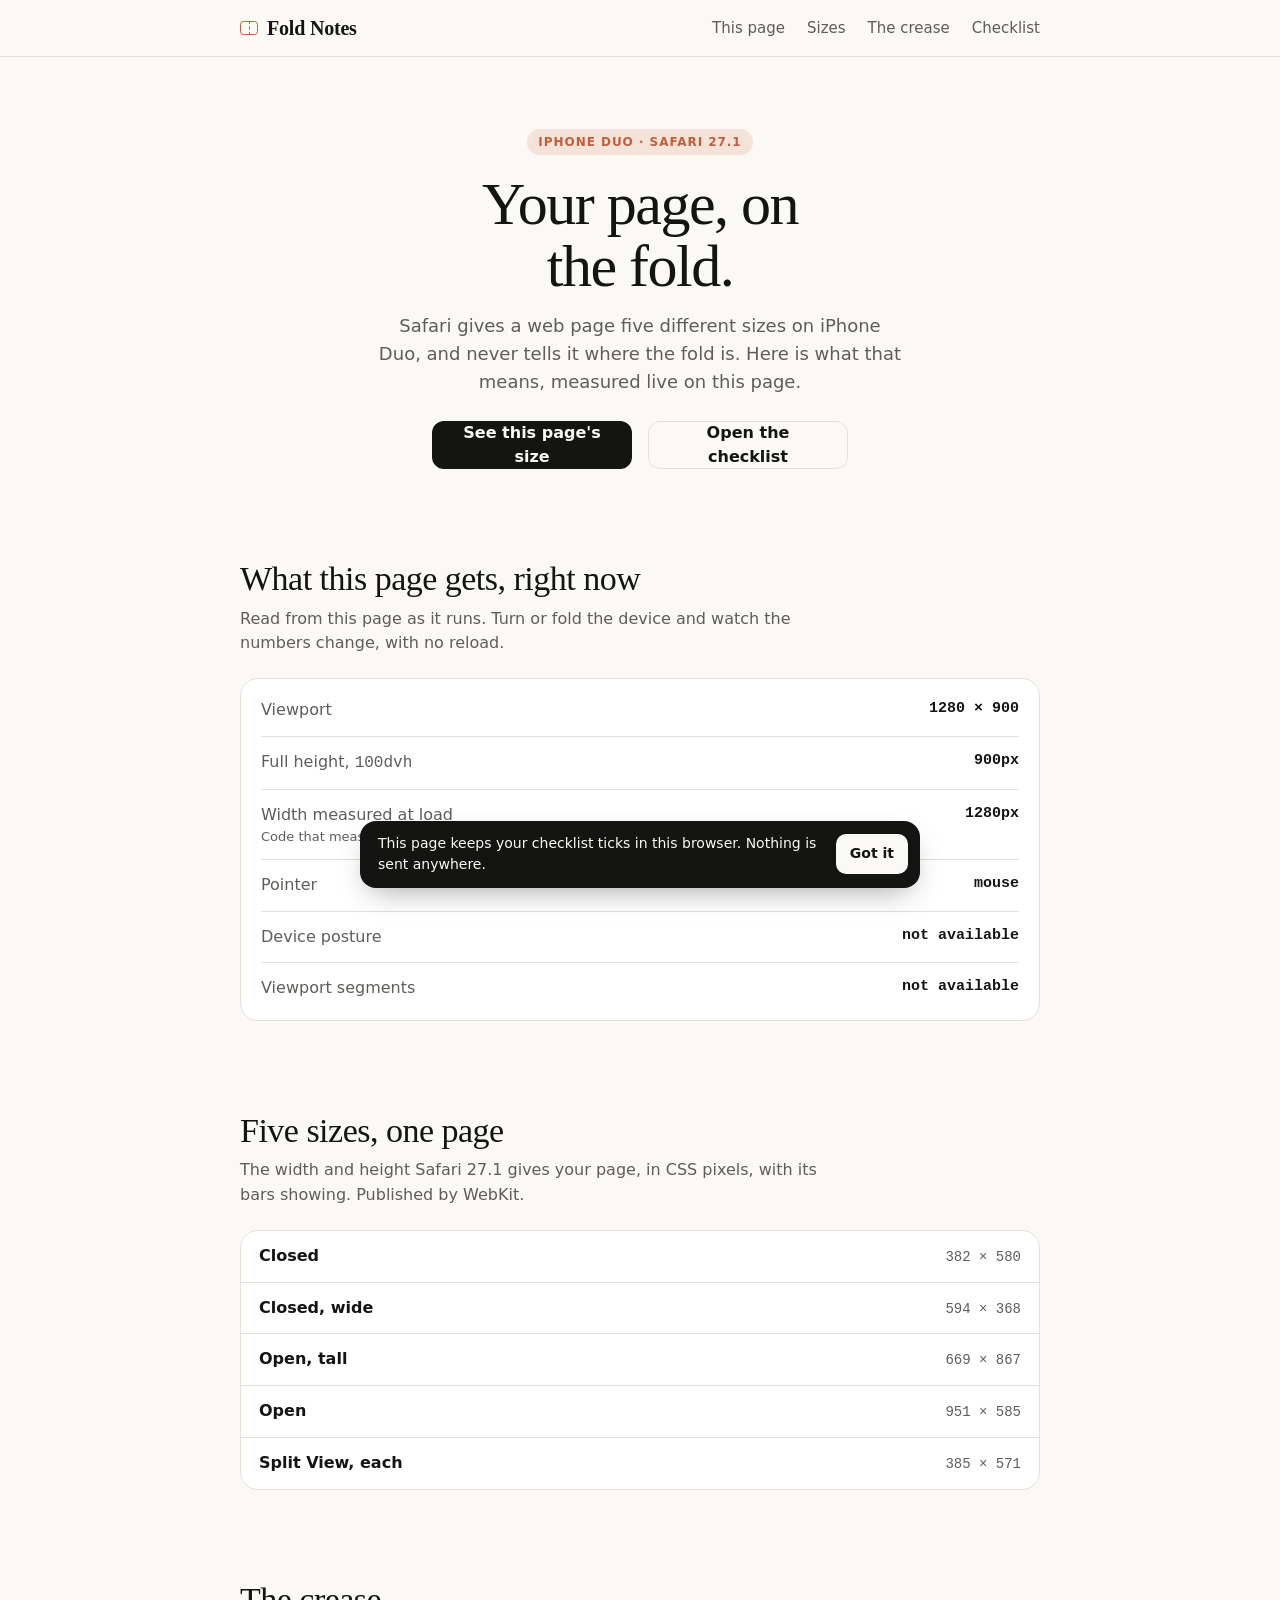
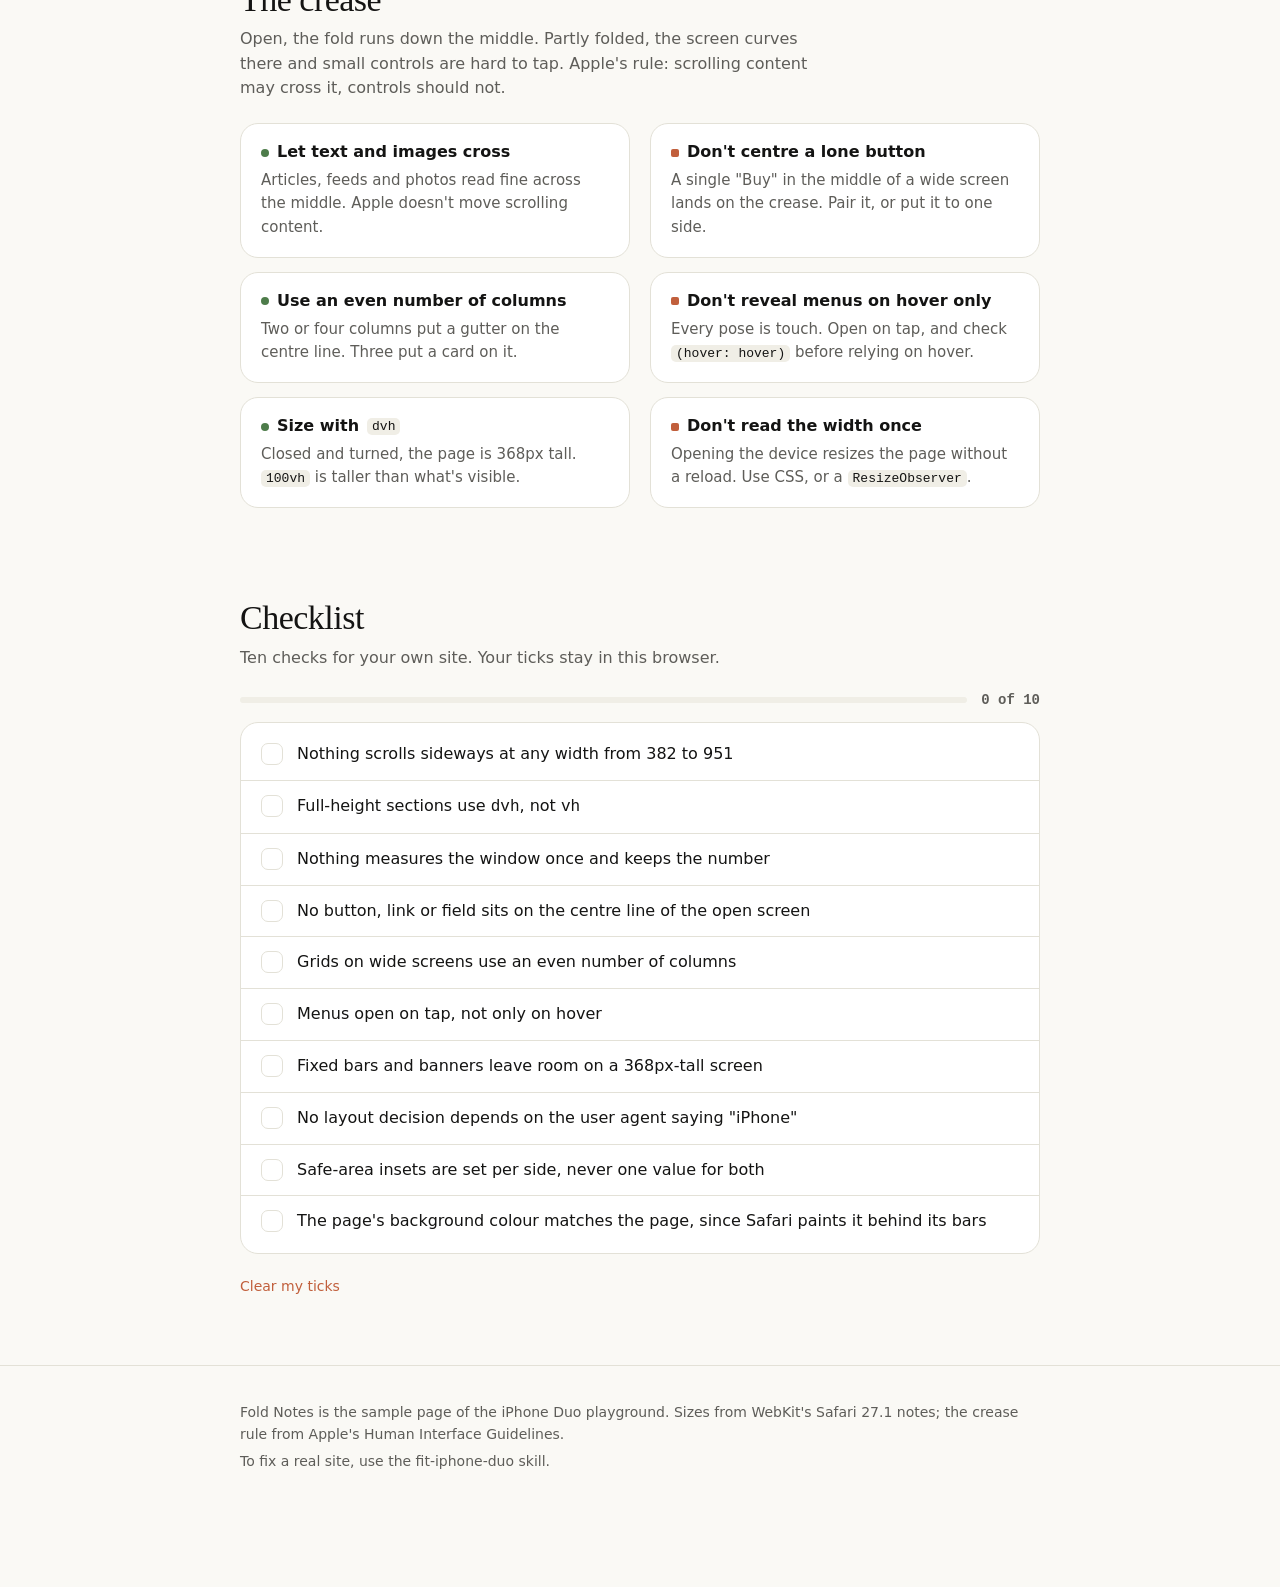
<file: sample/index.html>
<!doctype html>
<html lang="en">
<head>
  <meta charset="utf-8">
  <meta name="viewport" content="width=device-width, initial-scale=1">
  <meta name="color-scheme" content="light dark">
  <title>Fold Notes: the web on iPhone Duo</title>
  <meta name="description" content="A short field guide to making a website work on iPhone Duo, and a page that shows, live, what Safari gives it.">
  <style>
    /* Fold Notes. Built the way it recommends: fluid from 382 to 951px, dvh not vh, nothing measured once,
       menus that open on tap, even columns on wide screens, and nothing small on the centre line. */
    :root {
      color-scheme: light dark;
      --bg: light-dark(#faf9f5, #262624);
      --surface: light-dark(#ffffff, #30302e);
      --sunk: light-dark(#f0eee6, #1f1e1d);
      --ink: light-dark(#141413, #faf9f5);
      --muted: light-dark(#5e5d59, #b0aea5);
      --line: light-dark(#e3e1d7, #3d3d3a);
      --accent: light-dark(#c15f3c, #d97757);
      --accent-soft: light-dark(#f5e3da, #4a3329);
      --good: light-dark(#4d7c4a, #8fbf88);
      --serif: ui-serif, "Iowan Old Style", "Charter", Georgia, "Times New Roman", serif;
      --sans: -apple-system, system-ui, "Segoe UI", Helvetica, Arial, sans-serif;
      --mono: ui-monospace, "SF Mono", Menlo, monospace;
      --pad: clamp(18px, 4vw, 40px);
    }
    * { box-sizing: border-box; }
    html { background: var(--bg); scroll-behavior: smooth; scroll-padding-top: 72px; }
    body { margin: 0; font: 16px/1.55 var(--sans); color: var(--ink); background: var(--bg); -webkit-font-smoothing: antialiased; }
    a { color: var(--accent); }
    button { font: inherit; color: inherit; }
    :focus-visible { outline: 2px solid var(--accent); outline-offset: 2px; border-radius: 6px; }
    .wrap { max-width: 880px; margin: 0 auto; padding: 0 var(--pad); }

    /* Header: wordmark left, links right, nothing in the middle */
    header { position: sticky; top: 0; z-index: 10; background: color-mix(in srgb, var(--bg) 88%, transparent); -webkit-backdrop-filter: blur(14px); backdrop-filter: blur(14px); border-bottom: 1px solid var(--line); }
    .bar { display: flex; align-items: center; justify-content: space-between; height: 56px; }
    .mark { font: 600 20px/1 var(--serif); letter-spacing: -0.01em; color: var(--ink); text-decoration: none; display: inline-flex; align-items: center; gap: 9px; }
    .mark i { width: 18px; height: 14px; border: 1.6px solid var(--accent); border-radius: 3.5px; position: relative; }
    .mark i::after { content: ""; position: absolute; left: 50%; top: -1px; bottom: -1px; border-left: 1.4px dashed var(--accent); }
    nav ul { list-style: none; margin: 0; padding: 0; display: flex; gap: 22px; }
    nav a { color: var(--muted); text-decoration: none; font-size: 15px; padding: 8px 0; }
    nav a:hover { color: var(--ink); }
    .menu-btn { display: none; width: 40px; height: 40px; border: 0; background: none; border-radius: 10px; cursor: pointer; }
    .menu-btn span { display: block; width: 18px; height: 1.6px; background: var(--ink); margin: 4px auto; border-radius: 1px; transition: transform 200ms; }
    .menu-btn[aria-expanded="true"] span:first-child { transform: translateY(2.8px) rotate(45deg); }
    .menu-btn[aria-expanded="true"] span:last-child { transform: translateY(-2.8px) rotate(-45deg); }
    @media (max-width: 600px) {
      .menu-btn { display: block; }
      nav ul { display: none; position: absolute; left: 0; right: 0; top: 56px; flex-direction: column; gap: 0; background: var(--surface); border-bottom: 1px solid var(--line); padding: 6px var(--pad) 12px; }
      nav ul.open { display: flex; }
      nav a { display: block; padding: 12px 0; font-size: 17px; color: var(--ink); border-bottom: 1px solid var(--line); }
      nav li:last-child a { border-bottom: 0; }
    }

    /* Hero */
    .hero { padding: clamp(36px, 8dvh, 84px) 0 clamp(28px, 5dvh, 56px); text-align: center; }
    .kicker { display: inline-block; font: 600 12px/1 var(--sans); letter-spacing: 0.08em; text-transform: uppercase; color: var(--accent); background: var(--accent-soft); padding: 7px 11px; border-radius: 999px; }
    h1 { font: 500 clamp(34px, 6.4vw, 60px)/1.04 var(--serif); letter-spacing: -0.025em; margin: 18px auto 14px; max-width: 13ch; }
    .lede { color: var(--muted); max-width: 46ch; margin: 0 auto 26px; font-size: clamp(16px, 1.9vw, 18px); }
    /* Two buttons of equal width with the gap centred: on the open screen the gap, not a button, sits on the crease. */
    .cta { display: flex; justify-content: center; gap: 16px; flex-wrap: wrap; }
    .btn { flex: 0 1 200px; min-width: 0; display: inline-flex; align-items: center; justify-content: center; height: 48px; padding: 0 18px; border-radius: 12px; font-weight: 600; text-decoration: none; border: 1px solid transparent; cursor: pointer; }
    .btn.solid { background: var(--ink); color: var(--bg); }
    .btn.line { background: transparent; color: var(--ink); border-color: var(--line); }
    .btn.solid:hover { background: color-mix(in srgb, var(--ink) 86%, var(--accent)); }
    .btn.line:hover { border-color: var(--muted); }

    /* Live readout: real numbers, read from this page */
    section { padding: clamp(28px, 5dvh, 52px) 0; }
    h2 { font: 500 clamp(26px, 3.6vw, 34px)/1.15 var(--serif); letter-spacing: -0.015em; margin: 0 0 8px; }
    .sub { color: var(--muted); margin: 0 0 22px; max-width: 58ch; }
    .card { background: var(--surface); border: 1px solid var(--line); border-radius: 18px; }
    .live { padding: 6px 20px; }
    .live dl { margin: 0; display: grid; grid-template-columns: minmax(0, 1fr) auto; }
    .live dt, .live dd { padding: 13px 0; border-bottom: 1px solid var(--line); margin: 0; }
    .live dt { color: var(--muted); }
    .live dd { text-align: right; font: 600 15px/1.4 var(--mono); font-variant-numeric: tabular-nums; }
    .live dt:nth-last-of-type(1), .live dd:last-child { border-bottom: 0; }
    .live dd.warn { color: var(--accent); }
    .live .note { display: block; font: 400 13px/1.4 var(--sans); color: var(--muted); }

    /* Viewports: a list, not a five-card grid (an odd count never splits evenly around a crease) */
    .poses { list-style: none; margin: 0; padding: 0; }
    .poses li { display: grid; grid-template-columns: minmax(0, 1fr) auto; gap: 12px; align-items: baseline; padding: 13px 18px; border-bottom: 1px solid var(--line); }
    .poses li:last-child { border-bottom: 0; }
    .poses b { font-weight: 600; }
    .poses span { font: 500 14px var(--mono); color: var(--muted); font-variant-numeric: tabular-nums; }
    .poses li.here { background: var(--accent-soft); }
    .poses li.here span { color: var(--accent); }
    .poses li.here b::after { content: "you are here"; margin-left: 10px; font: 600 11px/1 var(--sans); letter-spacing: 0.06em; text-transform: uppercase; color: var(--accent); }

    /* Do and don't: two columns from 600px, so the split falls between cards */
    .grid { display: grid; grid-template-columns: minmax(0, 1fr); gap: 14px 20px; }
    @media (min-width: 600px) { .grid { grid-template-columns: repeat(2, minmax(0, 1fr)); } }
    .tip { padding: 18px 20px; }
    .tip h3 { margin: 0 0 6px; font: 600 16px/1.3 var(--sans); display: flex; gap: 8px; align-items: center; }
    .tip h3::before { content: ""; width: 8px; height: 8px; border-radius: 50%; background: var(--good); flex: none; }
    .tip.dont h3::before { background: var(--accent); border-radius: 2px; }
    .tip p { margin: 0; color: var(--muted); font-size: 15px; }
    .tip code { font: 13px var(--mono); background: var(--sunk); padding: 1px 5px; border-radius: 5px; color: var(--ink); }

    /* Checklist: ticks stay in this browser */
    .check { padding: 6px 0; }
    .check label { display: grid; grid-template-columns: 24px minmax(0, 1fr); gap: 12px; align-items: start; padding: 13px 20px; border-bottom: 1px solid var(--line); cursor: pointer; }
    .check label:last-child { border-bottom: 0; }
    .check input { appearance: none; -webkit-appearance: none; width: 22px; height: 22px; margin: 1px 0 0; border: 1.6px solid var(--line); border-radius: 7px; display: grid; place-items: center; cursor: pointer; background: var(--surface); }
    .check input:checked { background: var(--ink); border-color: var(--ink); }
    .check input:checked::after { content: ""; width: 10px; height: 6px; border: 2px solid var(--bg); border-top: 0; border-right: 0; transform: translateY(-1px) rotate(-45deg); }
    .check input:checked + span { color: var(--muted); text-decoration: line-through; text-decoration-color: color-mix(in srgb, var(--muted) 50%, transparent); }
    .progress { display: flex; align-items: center; justify-content: space-between; gap: 14px; margin: 0 0 14px; }
    .progress output { font: 600 14px var(--mono); color: var(--muted); }
    .progress .track { flex: 1; height: 6px; background: var(--sunk); border-radius: 3px; overflow: hidden; }
    .progress .fill { height: 100%; width: 0; background: var(--accent); border-radius: 3px; transition: width 240ms cubic-bezier(.2,.8,.2,1); }
    .reset { border: 0; background: none; color: var(--accent); font-size: 14px; cursor: pointer; padding: 6px 0; }

    footer { padding: 36px 0 calc(110px + env(safe-area-inset-bottom)); color: var(--muted); font-size: 14px; border-top: 1px solid var(--line); }
    footer p { margin: 0 0 6px; }

    /* A real notice: it says what the page stores, and it goes away when told to */
    .notice { position: fixed; left: 12px; right: 12px; bottom: max(12px, env(safe-area-inset-bottom)); z-index: 20; max-width: 560px; margin: 0 auto; display: flex; align-items: center; gap: 14px; padding: 12px 12px 12px 18px; background: var(--ink); color: var(--bg); border-radius: 16px; font-size: 14px; box-shadow: 0 12px 30px -10px rgba(0,0,0,.35); transition: transform 260ms cubic-bezier(.2,.8,.2,1), opacity 200ms; }
    .notice p { margin: 0; flex: 1; }
    .notice button { flex: none; border: 0; border-radius: 10px; padding: 9px 14px; background: var(--bg); color: var(--ink); font-weight: 600; cursor: pointer; }
    .notice.gone { transform: translateY(140%); opacity: 0; pointer-events: none; }
    /* On a short screen (closed and turned, 368px tall) a floating notice would sit on the page's own buttons:
       it joins the page's flow at the end instead, still dismissible. */
    @media (max-height: 420px) {
      .notice { position: static; margin: 0 var(--pad) 24px; max-width: none; box-shadow: none; }
      .notice.gone { display: none; }
      footer { padding-bottom: 24px; }
    }

    /* Fold-aware, for browsers that report segments (Safari 27.1 with its flag on): the CTA gap and the
       grid gutter widen to span the fold, and nothing else moves (Apple: move only what's necessary). */
    @media (horizontal-viewport-segments: 2) {
      .cta { gap: calc(env(viewport-segment-left 1 0) - env(viewport-segment-right 0 0) + 24px); }
      .grid { column-gap: calc(env(viewport-segment-left 1 0) - env(viewport-segment-right 0 0) + 20px); }
    }
    @media (prefers-reduced-motion: reduce) { html { scroll-behavior: auto; } .notice, .progress .fill, .menu-btn span { transition: none; } }
  </style>
</head>
<body>
  <header>
    <div class="wrap bar">
      <a class="mark" href="#top"><i aria-hidden="true"></i>Fold Notes</a>
      <nav aria-label="Sections">
        <button class="menu-btn" type="button" aria-expanded="false" aria-controls="navlist" aria-label="Menu"><span></span><span></span></button>
        <ul id="navlist">
          <li><a href="#live">This page</a></li>
          <li><a href="#sizes">Sizes</a></li>
          <li><a href="#crease">The crease</a></li>
          <li><a href="#checklist">Checklist</a></li>
        </ul>
      </nav>
    </div>
  </header>

  <main id="top" class="wrap">
    <div class="hero">
      <span class="kicker">iPhone Duo · Safari 27.1</span>
      <h1>Your page, on the fold.</h1>
      <p class="lede">Safari gives a web page five different sizes on iPhone Duo, and never tells it where the fold is. Here is what that means, measured live on this page.</p>
      <div class="cta">
        <a class="btn solid" href="#live">See this page's size</a>
        <a class="btn line" href="#checklist">Open the checklist</a>
      </div>
    </div>

    <section id="live" aria-labelledby="live-h">
      <h2 id="live-h">What this page gets, right now</h2>
      <p class="sub">Read from this page as it runs. Turn or fold the device and watch the numbers change, with no reload.</p>
      <div class="card live">
        <dl>
          <dt>Viewport</dt><dd id="vp">–</dd>
          <dt>Full height, <code>100dvh</code></dt><dd id="dvh">–</dd>
          <dt>Width measured at load<span class="note" id="onceNote">Code that measured once and kept it is using this.</span></dt><dd id="once">–</dd>
          <dt>Pointer</dt><dd id="pointer">–</dd>
          <dt>Device posture</dt><dd id="posture">–</dd>
          <dt>Viewport segments</dt><dd id="seg">–</dd>
        </dl>
      </div>
    </section>

    <section id="sizes" aria-labelledby="sizes-h">
      <h2 id="sizes-h">Five sizes, one page</h2>
      <p class="sub">The width and height Safari 27.1 gives your page, in CSS pixels, with its bars showing. Published by WebKit.</p>
      <ul class="card poses" id="poses">
        <li data-w="382"><b>Closed</b><span>382 × 580</span></li>
        <li data-w="594"><b>Closed, wide</b><span>594 × 368</span></li>
        <li data-w="669"><b>Open, tall</b><span>669 × 867</span></li>
        <li data-w="951"><b>Open</b><span>951 × 585</span></li>
        <li data-w="385"><b>Split View, each</b><span>385 × 571</span></li>
      </ul>
    </section>

    <section id="crease" aria-labelledby="crease-h">
      <h2 id="crease-h">The crease</h2>
      <p class="sub">Open, the fold runs down the middle. Partly folded, the screen curves there and small controls are hard to tap. Apple's rule: scrolling content may cross it, controls should not.</p>
      <div class="grid">
        <div class="card tip"><h3>Let text and images cross</h3><p>Articles, feeds and photos read fine across the middle. Apple doesn't move scrolling content.</p></div>
        <div class="card tip dont"><h3>Don't centre a lone button</h3><p>A single "Buy" in the middle of a wide screen lands on the crease. Pair it, or put it to one side.</p></div>
        <div class="card tip"><h3>Use an even number of columns</h3><p>Two or four columns put a gutter on the centre line. Three put a card on it.</p></div>
        <div class="card tip dont"><h3>Don't reveal menus on hover only</h3><p>Every pose is touch. Open on tap, and check <code>(hover: hover)</code> before relying on hover.</p></div>
        <div class="card tip"><h3>Size with <code>dvh</code></h3><p>Closed and turned, the page is 368px tall. <code>100vh</code> is taller than what's visible.</p></div>
        <div class="card tip dont"><h3>Don't read the width once</h3><p>Opening the device resizes the page without a reload. Use CSS, or a <code>ResizeObserver</code>.</p></div>
      </div>
    </section>

    <section id="checklist" aria-labelledby="check-h">
      <h2 id="check-h">Checklist</h2>
      <p class="sub">Ten checks for your own site. Your ticks stay in this browser.</p>
      <div class="progress"><div class="track"><div class="fill" id="fill"></div></div><output id="count" aria-live="polite">0 of 10</output></div>
      <div class="card check" id="check">
        <label><input type="checkbox" value="width"><span>Nothing scrolls sideways at any width from 382 to 951</span></label>
        <label><input type="checkbox" value="dvh"><span>Full-height sections use <code>dvh</code>, not <code>vh</code></span></label>
        <label><input type="checkbox" value="resize"><span>Nothing measures the window once and keeps the number</span></label>
        <label><input type="checkbox" value="crease"><span>No button, link or field sits on the centre line of the open screen</span></label>
        <label><input type="checkbox" value="columns"><span>Grids on wide screens use an even number of columns</span></label>
        <label><input type="checkbox" value="hover"><span>Menus open on tap, not only on hover</span></label>
        <label><input type="checkbox" value="short"><span>Fixed bars and banners leave room on a 368px-tall screen</span></label>
        <label><input type="checkbox" value="ua"><span>No layout decision depends on the user agent saying "iPhone"</span></label>
        <label><input type="checkbox" value="insets"><span>Safe-area insets are set per side, never one value for both</span></label>
        <label><input type="checkbox" value="bg"><span>The page's background colour matches the page, since Safari paints it behind its bars</span></label>
      </div>
      <p><button class="reset" type="button" id="reset">Clear my ticks</button></p>
    </section>
  </main>

  <footer>
    <div class="wrap">
      <p>Fold Notes is the sample page of the iPhone Duo playground. Sizes from WebKit's Safari 27.1 notes; the crease rule from Apple's Human Interface Guidelines.</p>
      <p>To fix a real site, use the fit-iphone-duo skill.</p>
    </div>
  </footer>

  <div class="notice" id="notice" role="region" aria-label="About this page">
    <p>This page keeps your checklist ticks in this browser. Nothing is sent anywhere.</p>
    <button type="button" id="gotit">Got it</button>
  </div>

  <script>
    (() => {
      const $ = (id) => document.getElementById(id);
      const store = {
        get(k) { try { return localStorage.getItem(k); } catch { return null; } },
        set(k, v) { try { localStorage.setItem(k, v); } catch {} },
      };

      // Live readout. The width at load is kept on purpose, to show what code that measures once sees.
      const atLoad = innerWidth;
      const dvhProbe = document.createElement('div');
      dvhProbe.style.cssText = 'position:fixed;top:0;left:0;width:0;height:100dvh;visibility:hidden;pointer-events:none';
      document.body.appendChild(dvhProbe);
      const rows = [...document.querySelectorAll('#poses li')];
      function read() {
        const w = innerWidth, h = innerHeight;
        $('vp').textContent = `${w} × ${h}`;
        $('dvh').textContent = `${Math.round(dvhProbe.getBoundingClientRect().height)}px`;
        $('once').textContent = `${atLoad}px`;
        $('once').classList.toggle('warn', atLoad !== w);
        $('onceNote').textContent = atLoad !== w ? `Stale: the page is ${w}px wide now. Code that kept ${atLoad} is wrong.` : 'Code that measured once and kept it is using this.';
        $('pointer').textContent = matchMedia('(pointer: coarse)').matches ? 'touch' : 'mouse';
        $('posture').textContent = navigator.devicePosture ? navigator.devicePosture.type : 'not available';
        const segs = window.viewport && window.viewport.segments;
        $('seg').textContent = segs ? String(segs.length) : 'not available';
        rows.forEach((li) => li.classList.toggle('here', Number(li.dataset.w) === w));
      }
      read();
      new ResizeObserver(read).observe(document.documentElement);
      addEventListener('resize', read);
      if (navigator.devicePosture) navigator.devicePosture.addEventListener('change', read);

      // Menu: opens on tap, closes on choice or Escape.
      const btn = document.querySelector('.menu-btn'), list = $('navlist');
      const setMenu = (open) => { list.classList.toggle('open', open); btn.setAttribute('aria-expanded', String(open)); };
      btn.addEventListener('click', () => setMenu(!list.classList.contains('open')));
      list.addEventListener('click', (e) => { if (e.target.closest('a')) setMenu(false); });
      addEventListener('keydown', (e) => { if (e.key === 'Escape' && list.classList.contains('open')) { setMenu(false); btn.focus(); } });

      // Checklist, kept in this browser.
      const boxes = [...document.querySelectorAll('#check input')];
      let ticked = [];
      try { ticked = JSON.parse(store.get('fold-notes-ticks') || '[]'); } catch {}
      boxes.forEach((b) => { b.checked = ticked.includes(b.value); });
      function tally() {
        const n = boxes.filter((b) => b.checked).length;
        $('count').textContent = `${n} of ${boxes.length}`;
        $('fill').style.width = `${(n / boxes.length) * 100}%`;
        store.set('fold-notes-ticks', JSON.stringify(boxes.filter((b) => b.checked).map((b) => b.value)));
      }
      boxes.forEach((b) => b.addEventListener('change', tally));
      $('reset').addEventListener('click', () => { boxes.forEach((b) => { b.checked = false; }); tally(); });
      tally();

      // The notice goes when told to, and stays gone.
      const notice = $('notice');
      if (store.get('fold-notes-notice') === 'dismissed') notice.classList.add('gone');
      $('gotit').addEventListener('click', () => { notice.classList.add('gone'); store.set('fold-notes-notice', 'dismissed'); });
    })();
  </script>
</body>
</html>
</file>
<file: playground.css>
/* iphone-duo-playground. Reasons for every value: DESIGN.md. */

:root {
  color-scheme: light dark;
  --bg: light-dark(#f2f2f7, #000000);
  --stage: light-dark(radial-gradient(120% 90% at 50% 40%, #ffffff 0%, #ececf1 70%), radial-gradient(120% 90% at 50% 40%, #1c1c1e 0%, #000000 70%));
  --surface: light-dark(rgba(255, 255, 255, 0.78), rgba(44, 44, 46, 0.72));
  --surface-solid: light-dark(#ffffff, #2c2c2e);
  --ink: light-dark(#1c1c1e, #f2f2f7);
  --muted: light-dark(#6e6e73, #98989d);
  --line: light-dark(rgba(60, 60, 67, 0.16), rgba(84, 84, 88, 0.55));
  --fill: light-dark(rgba(120, 120, 128, 0.12), rgba(120, 120, 128, 0.24));
  --accent: light-dark(#007aff, #0a84ff);
  --crease: light-dark(#ff3b30, #ff453a);
  --thumb: light-dark(#ffffff, #636366);
  --ease-out: cubic-bezier(0.23, 1, 0.32, 1);
  --ease-drawer: cubic-bezier(0.32, 0.72, 0, 1);
  --font: -apple-system, "SF Pro Text", "SF Pro Display", system-ui, "Helvetica Neue", Helvetica, Arial, sans-serif;
}
:root[data-theme="light"] { color-scheme: light; }
:root[data-theme="dark"] { color-scheme: dark; }

* { box-sizing: border-box; }
html, body { margin: 0; }
body {
  font: 15px/1.45 var(--font);
  color: var(--ink);
  background: var(--bg);
  -webkit-font-smoothing: antialiased;
  background: var(--stage), var(--bg);
  height: 100dvh;
  display: grid;
  grid-template-rows: auto minmax(0, 1fr) auto;
  grid-template-columns: minmax(0, 1fr); /* never wider than the window, even mid-resize (WebKit reported a ResizeObserver loop) */
  overflow: hidden;
}
a { color: var(--accent); text-decoration: none; }
[hidden] { display: none !important; }
.sr-only { position: absolute; width: 1px; height: 1px; overflow: hidden; clip: rect(0 0 0 0); white-space: nowrap; }

/* Header: small, out of the way */
.top {
  display: flex; align-items: center; justify-content: space-between; gap: 12px;
  padding: 12px max(16px, env(safe-area-inset-right)) 4px max(16px, env(safe-area-inset-left));
  position: relative; z-index: 2;
}
.brand { display: flex; align-items: center; gap: 8px; min-width: 0; }
.glyph { color: var(--ink); flex: none; }
h1 { font-size: 17px; font-weight: 600; letter-spacing: -0.01em; margin: 0; white-space: nowrap; }
.top-actions { display: flex; gap: 6px; flex: none; }

.btn {
  font: 500 14px/1 var(--font); color: var(--ink);
  background: var(--fill); border: 0; border-radius: 999px;
  padding: 0 14px; height: 34px; cursor: pointer;
  display: inline-flex; align-items: center; justify-content: center; gap: 6px; white-space: nowrap;
  position: relative; transition: background-color 150ms ease, transform 160ms var(--ease-out);
}
.btn:active { transform: scale(0.97); }
.btn span { transition: filter 120ms ease, opacity 120ms ease; }
.btn.swap span { filter: blur(2px); opacity: 0; }
.btn.primary { background: var(--accent); color: #fff; font-weight: 600; }
/* Hover only where there is a real pointer: on touch it sticks after a tap */
@media (hover: hover) and (pointer: fine) {
  a:hover { text-decoration: underline; }
  .btn:hover { background: color-mix(in srgb, var(--fill), var(--ink) 6%); }
  .btn.primary:hover { background: color-mix(in srgb, var(--accent), #000 8%); }
  .fold-hint button:hover { color: var(--ink); }
}
/* A finger needs 44pt; the controls stay their size and only the touch area grows */
@media (pointer: coarse) {
  .seg button::before { content: ""; position: absolute; inset: -7px 0; }
  .top .btn::before { content: ""; position: absolute; inset: -5px 0; }
}
#theme { display: inline-grid; }
#theme svg { grid-area: 1 / 1; transition: opacity 200ms var(--ease-out), transform 200ms var(--ease-out); }
#theme .sun, :root[data-theme="dark"] #theme .moon { opacity: 0; transform: rotate(-60deg) scale(0.6); }
:root[data-theme="dark"] #theme .sun { opacity: 1; transform: none; }
@media (prefers-color-scheme: dark) {
  :root:not([data-theme="light"]) #theme .moon { opacity: 0; transform: rotate(-60deg) scale(0.6); }
  :root:not([data-theme="light"]) #theme .sun { opacity: 1; transform: none; }
}
.btn.quiet { background: transparent; color: var(--accent); padding: 0 4px; }
.btn.icon { width: 34px; padding: 0; }
.btn.small { height: 28px; font-size: 13px; padding: 0 10px; }
button:focus-visible, input:focus-visible, a:focus-visible { outline: 2px solid var(--accent); outline-offset: 2px; }

/* Stage: everything else gives way to the device */
.stage {
  position: relative; min-height: 0;
  display: flex; align-items: center; justify-content: center;
  padding: 8px 16px;
}
.scaler { position: relative; flex: none; }
.rig { position: absolute; left: 0; top: 0; transform-origin: 0 0; }

/* Device, sized from Apple's millimetres (DESIGN.md §Device) */
.device {
  position: absolute; left: 0; top: 0;
  border-radius: var(--r-out, 58px);
  background: linear-gradient(135deg, #6e6e73 0%, #3a3a3c 18%, #2c2c2e 50%, #48484a 82%, #636366 100%);
  box-shadow:
    inset 0 0 0 0.5px rgba(255, 255, 255, 0.25),
    0 50px 90px -40px rgba(0, 0, 0, 0.55),
    0 18px 36px -18px rgba(0, 0, 0, 0.35);
}
.glass { position: absolute; inset: 3px; border-radius: calc(var(--r-out, 58px) - 3px); background: #050506; box-shadow: inset 0 0 0 1px rgba(255, 255, 255, 0.04); }
.seam { position: absolute; background: #141416; border-radius: 1px; }
.screen { position: absolute; overflow: hidden; background: var(--page-bg, #fff); border-radius: var(--r-screen, 38px); isolation: isolate; }
/* Chromium bug workaround: after the device changes size and the page moves (outer screen → Split View), Chromium
   left the page's fixed elements drawn without their text until something repainted them. Keeping the page on its
   own layer prevents it; text sharpness and frame rate measured unchanged (DESIGN.md §Device). */
.vp { position: absolute; overflow: hidden; background: var(--page-bg, #fff); z-index: 1; will-change: transform; }
.vp iframe { display: block; width: 100%; height: 100%; border: 0; background: transparent; }
.chrome { position: absolute; inset: 0; z-index: 2; pointer-events: none; }
.chrome .hit { pointer-events: auto; }

/* Safari's bars: the page colour, with a light material wash */
.bar { position: absolute; background: var(--page-bg, #fff); color: var(--bar-ink); font-family: var(--font); }
.bar::before { content: ""; position: absolute; inset: 0; background: var(--bar-wash); }
.bar > * { position: relative; }
.col { top: 0; bottom: 0; width: 84px; display: flex; flex-direction: column; align-items: center; padding: 14px 0 18px; }
.island { width: 14px; height: 46px; border-radius: 7px; background: #000; flex: none; }
.status { margin-top: 12px; display: flex; flex-direction: column; align-items: center; gap: 4px; font: 600 14px/1 var(--font); letter-spacing: -0.01em; }
.tools { margin-top: auto; display: flex; flex-direction: column; align-items: center; gap: 2px; }
.tools.row { flex-direction: row; margin: 0; width: 100%; justify-content: space-around; }
.ic { width: 44px; height: 44px; display: grid; place-items: center; color: var(--bar-ink); }
.ic svg { width: 22px; height: 22px; }
.ic.dim { opacity: 0.35; }
.tools.row .ic { height: 24px; }
.tools.row .ic svg { width: 19px; height: 19px; }

.bbar { display: flex; flex-direction: column; align-items: center; padding-top: 10px; }
.tbar { top: 0; left: 0; right: 0; height: 49px; display: grid; grid-template-columns: 1fr minmax(0, 2fr) 1fr; align-items: center; padding: 0 22px; }
.tbar .time { font: 600 15px/1 var(--font); letter-spacing: -0.01em; justify-self: start; }
.tbar .sys { justify-self: end; display: flex; gap: 6px; align-items: center; }
.tbar .sys svg { height: 12px; width: auto; }
.btbar { left: 0; right: 0; bottom: 0; height: 35px; display: flex; align-items: flex-start; padding-top: 1px; }
.btbar ~ .home { bottom: 4px; }

.pill {
  width: calc(100% - 24px); height: 42px; border-radius: 21px;
  background: var(--bar-fill); color: var(--bar-ink);
  border: 0; display: flex; align-items: center; gap: 8px; padding: 0 14px;
  font: 500 16px/1 var(--font); letter-spacing: -0.01em; cursor: text;
  box-shadow: 0 1px 2px rgba(0, 0, 0, 0.06);
}
.tbar .pill { width: 100%; height: 34px; border-radius: 17px; font-size: 15px; justify-self: center; }
.pill .aa { font: 600 14px/1 var(--font); opacity: 0.9; flex: none; }
.pill .host { flex: 1; min-width: 0; align-self: stretch; text-align: center; overflow: hidden; text-overflow: ellipsis; white-space: nowrap; border: 0; background: none; color: inherit; font: inherit; cursor: text; padding: 0; }
.pill .reload { flex: none; width: 30px; height: 30px; margin-right: -6px; border: 0; background: none; color: inherit; display: grid; place-items: center; border-radius: 50%; cursor: pointer; padding: 0; }
.pill .reload:active { background: rgba(120, 120, 128, 0.18); }
.pill svg { width: 17px; height: 17px; flex: none; opacity: 0.85; }
button.ic { border: 0; background: none; padding: 0; cursor: pointer; font: inherit; border-radius: 12px; }
button.ic:active:not(.dim) { background: rgba(120, 120, 128, 0.16); }
button.ic.dim { cursor: default; }
/* Safari's load progress, along the bottom of the address field. The playground can't see another site's real
   progress, so it creeps towards 90% and completes on load (DESIGN.md §Safari's bars) */
.pill::after, .mini::after {
  content: ""; position: absolute; left: 14px; right: 14px; bottom: 0; height: 2.5px; border-radius: 2px;
  background: var(--accent); transform: scaleX(0); transform-origin: left; opacity: 0; pointer-events: none;
}
.chrome.loading .pill::after, .chrome.loading .mini::after { opacity: 1; transform: scaleX(0.9); transition: transform 6s var(--ease-out); }
.chrome.loaded .pill::after, .chrome.loaded .mini::after { opacity: 0; transform: scaleX(1); transition: transform 200ms var(--ease-out), opacity 250ms ease 200ms; }
.mini { border: 0; background: none; color: var(--bar-ink); font: 600 13px/1 var(--font); cursor: text; padding: 6px 10px; justify-self: center; max-width: 100%; overflow: hidden; text-overflow: ellipsis; white-space: nowrap; }

.home { position: absolute; bottom: 8px; left: 50%; width: 140px; height: 5px; margin-left: -70px; border-radius: 3px; background: var(--home); z-index: 4; pointer-events: none; }
.divider { position: absolute; top: 0; bottom: 0; background: #000; display: grid; place-items: center; z-index: 3; }
.divider i { display: block; width: 4px; height: 40px; border-radius: 2px; background: #5a5a5e; }

/* The other app in Split View: neutral, unbranded */
.other { position: absolute; top: 0; bottom: 0; background: #f2f2f7; color: #1c1c1e; font-family: var(--font); overflow: hidden; }
.other .content { position: absolute; top: 0; bottom: 0; left: 0; padding: 22px 18px; }
.other h4 { margin: 0 0 14px; font: 700 26px/1.1 var(--font); letter-spacing: -0.02em; }
.other .search { height: 36px; border-radius: 10px; background: rgba(118, 118, 128, 0.12); margin-bottom: 16px; }
.other .card { background: #fff; border-radius: 12px; padding: 4px 14px; }
.other .row { padding: 11px 0; border-bottom: 0.5px solid rgba(60, 60, 67, 0.18); }
.other .row:last-child { border-bottom: 0; }
.other .row b, .other .row s { display: block; height: 9px; border-radius: 5px; background: rgba(60, 60, 67, 0.28); text-decoration: none; }
.other .row s { margin-top: 7px; height: 7px; background: rgba(60, 60, 67, 0.14); }
.other .ocol { position: absolute; top: 0; bottom: 0; right: 0; width: 84px; display: flex; flex-direction: column; align-items: center; padding: 14px 0 18px; color: #1c1c1e; }
.other .ocol .tools .ic { color: #007aff; }

/* The crease */
.crease { position: absolute; pointer-events: none; z-index: 5; }
.crease.v { top: 0; bottom: 0; width: 0; border-left: 1px solid rgba(0, 0, 0, 0.12); }
.crease.h { left: 0; right: 0; height: 0; border-top: 1px solid rgba(0, 0, 0, 0.12); }
.crease::before, .crease::after { content: ""; position: absolute; opacity: 0; transition: opacity 460ms var(--ease-drawer); }
.crease.v::before { top: 0; bottom: 0; left: -14px; width: 28px; background: linear-gradient(90deg, rgba(0,0,0,0) 0%, rgba(0,0,0,.16) 42%, rgba(0,0,0,.22) 50%, rgba(0,0,0,.16) 58%, rgba(0,0,0,0) 100%); }
.crease.h::before { left: 0; right: 0; top: -14px; height: 28px; background: linear-gradient(180deg, rgba(0,0,0,0) 0%, rgba(0,0,0,.16) 42%, rgba(0,0,0,.22) 50%, rgba(0,0,0,.16) 58%, rgba(0,0,0,0) 100%); }
.crease.v::after { top: 0; bottom: 0; left: -1px; border-left: 2px dashed var(--crease); }
.crease.h::after { left: 0; right: 0; top: -1px; border-top: 2px dashed var(--crease); }
.crease.folded::before { opacity: 1; }
.crease.folded::after { opacity: 0.7; }

/* Smooth state changes (DESIGN.md §Motion) */
@keyframes soft-in { from { opacity: 0; } }
.vp.glide { transition: top 420ms var(--ease-drawer), height 420ms var(--ease-drawer); }
.chrome.fade .bar > *, .chrome.fade .home, .chrome.fade .other { animation: soft-in 320ms ease both; }
.fold-hint:not([hidden]) { animation: soft-in 420ms ease 120ms both; }

/* The fold marker: outside the screen, at the crease's end; explains itself on hover, focus or tap */
.stage.crease-v { padding-top: 40px; }
.stage.crease-h { padding-left: 64px; padding-right: 64px; }
.fold-hint { position: absolute; z-index: 6; }
.fold-hint button {
  display: inline-flex; align-items: center; gap: 5px; height: 24px; padding: 0 9px;
  font: 600 12px/1 var(--font); color: var(--muted); background: var(--surface);
  -webkit-backdrop-filter: blur(16px); backdrop-filter: blur(16px);
  border: 0.5px solid var(--line); border-radius: 999px; cursor: help; white-space: nowrap;
}
.fold-hint button[aria-expanded="true"] { color: var(--ink); }
.fold-hint.v { transform: translate(-50%, -100%); padding-bottom: 8px; }
.fold-hint.v::after { content: ""; position: absolute; left: 50%; bottom: 1px; height: 6px; border-left: 1px solid var(--line); }
.fold-hint.h { transform: translate(-100%, -50%); padding-right: 8px; }
.fold-hint.h::after { content: ""; position: absolute; top: 50%; right: 1px; width: 6px; border-top: 1px solid var(--line); }
.fold-tip {
  position: absolute; width: 260px; margin: 0; padding: 10px 12px; font-size: 13px; line-height: 1.45; color: var(--ink);
  background: var(--surface-solid); border-radius: 12px; box-shadow: 0 12px 32px -10px rgba(0, 0, 0, 0.3), 0 0 0 0.5px var(--line);
  opacity: 0; visibility: hidden; pointer-events: none; transform: var(--tip-x, translate(0)) scale(0.97); transform-origin: top left;
  transition: opacity 100ms var(--ease-out), transform 100ms var(--ease-out), visibility 0s 100ms;
}
.fold-hint.v .fold-tip { left: 50%; top: calc(100% + 4px); --tip-x: translateX(-50%); transform-origin: top center; }
.fold-hint.h .fold-tip { left: 0; top: calc(100% + 6px); }
/* Open when pressed, on keyboard focus, or after a moment of mouse hover (.hover, set in playground.js);
   "shut" keeps it closed after a second press until the pointer or focus leaves */
.fold-hint.open .fold-tip, .fold-hint:not(.shut):is(.hover, :has(:focus-visible)) .fold-tip {
  opacity: 1; visibility: visible; transform: var(--tip-x, none);
  transition: opacity 150ms var(--ease-out), transform 150ms var(--ease-out), visibility 0s;
}

/* The fold animation: the cover swings on the hinge as frosted glass; the screen under it un-blurs */
.foldfx { position: absolute; left: 0; top: 0; pointer-events: none; perspective: 3200px; z-index: 7; }
.veil { position: absolute; }
.flap { position: absolute; transform-style: preserve-3d; will-change: transform; }
.flap .face { position: absolute; inset: 0; backface-visibility: hidden; -webkit-backface-visibility: hidden; overflow: hidden; }
.flap .face { box-sizing: border-box; }
.flap .face.outer { transform: var(--outer-flip); border-radius: var(--r-out, 58px); border: 3px solid transparent;
  background: linear-gradient(#050506, #050506) padding-box, linear-gradient(135deg, #6e6e73 0%, #3a3a3c 18%, #2c2c2e 50%, #48484a 82%, #636366 100%) border-box; }
.flap .face.inner { background: transparent; border: 3px solid #4a4a4e; }
.flap .pane { position: absolute; box-shadow: inset 0 0 0 0.5px rgba(255, 255, 255, 0.35); }
.flap .face.inner .pane {
  /* Clear glass: the page under the cover, already blurred by the veil, shows through. The black screen edge
     is drawn as a spread shadow so the pane itself stays see-through. */
  background:
    linear-gradient(160deg, rgba(255, 255, 255, 0.30), rgba(255, 255, 255, 0.03) 42%, rgba(255, 255, 255, 0.14)),
    color-mix(in srgb, var(--page-bg, #fff) 18%, transparent);
  box-shadow: 0 0 0 80px #050506, inset 0 0 0 0.5px rgba(255, 255, 255, 0.45), inset 0 0 40px rgba(255, 255, 255, 0.22);
}
.flap .face.outer .pane { background: linear-gradient(200deg, rgba(255, 255, 255, 0.24), transparent 50%, rgba(255, 255, 255, 0.08)), var(--page-bg, #fff); }
.flap .island { position: absolute; width: 14px; height: 46px; border-radius: 7px; background: #000; }
.flap .sheen { position: absolute; inset: 0; background: linear-gradient(115deg, transparent 30%, rgba(255, 255, 255, 0.22) 48%, transparent 62%); background-size: 260% 100%; background-position: var(--sheen, 50%) 0; mix-blend-mode: screen; }
.flap .face::after { content: ""; position: absolute; inset: 0; background: #000; opacity: var(--shade, 0); pointer-events: none; }

/* Dock: one caption line and one toolbar */
.dock { display: flex; flex-direction: column; align-items: center; gap: 10px; padding: 6px 16px max(16px, env(safe-area-inset-bottom)); }
.caption { margin: 0; text-align: center; font-size: 13px; color: var(--muted); }
.caption strong { color: var(--ink); font-weight: 600; font-variant-numeric: tabular-nums; }
.est { display: inline-block; width: 6px; height: 6px; border-radius: 50%; background: var(--crease); vertical-align: 2px; margin-left: 4px; }

.toolbar {
  display: flex; align-items: center; gap: 8px; flex-wrap: wrap; justify-content: center;
  padding: 5px; border-radius: 16px; position: relative; isolation: isolate;
  max-width: 100%;
}
/* The toolbar's material is its own layer, so it can stretch to a new width without stretching the controls
   (playground.js, flipToolbar). Its groups slide to their new places from where they were. */
.toolbar::before {
  content: ""; position: absolute; inset: 0; z-index: -1; border-radius: inherit;
  background: var(--surface); -webkit-backdrop-filter: blur(24px) saturate(1.6); backdrop-filter: blur(24px) saturate(1.6);
  border: 0.5px solid var(--line);
  box-shadow: 0 10px 30px -12px rgba(0, 0, 0, 0.18);
  transform: translate(var(--tx, 0), var(--ty, 0)) scale(var(--sx, 1), var(--sy, 1));
  transition: transform 260ms var(--ease-out);
}
.toolbar > * { transition: transform 260ms var(--ease-out), opacity 200ms var(--ease-out); }
@starting-style { .toolbar > * { opacity: 0; } }
.toolbar.flip::before { transition: none; }
.toolbar.flip > * { transition: opacity 200ms var(--ease-out); } /* the slide waits; a newly shown group still fades in */
.sep { width: 1px; height: 22px; background: var(--line); flex: none; }
.seg { position: relative; display: flex; background: var(--fill); border-radius: 11px; padding: 2px; gap: 2px; }
.seg button, .seg .on i {
  font: 500 13px/1 var(--font); color: var(--ink);
  background: transparent; border: 0; border-radius: 9px; padding: 0 11px; height: 30px;
  cursor: pointer; white-space: nowrap; display: inline-flex; align-items: center; justify-content: center; gap: 6px;
}
.seg button { position: relative; transition: opacity 200ms ease; }
/* Feedback on press, as iOS dims a segment under the finger; the choice still commits on release */
.seg button:active { opacity: 0.5; transition: none; }
.seg button svg, .seg .on svg { width: 18px; height: 18px; flex: none; }
/* The selected segment: a copy of the row in the selected style, clipped to the chosen segment. Moving the clip
   slides the thumb, label weight and colour together, with no text shift (DESIGN.md §Motion) */
.seg .on { position: absolute; inset: 2px; pointer-events: none; filter: drop-shadow(0 1px 1.5px rgba(0, 0, 0, 0.14)); }
.seg .on > span { display: flex; gap: 2px; width: max-content; background: var(--thumb); transition: clip-path 260ms var(--ease-out); }
.seg .on i { font-style: normal; font-weight: 600; padding: 0; flex: none; }

/* Sheet for the address */
.sheet-backdrop { position: fixed; inset: 0; z-index: 20; background: rgba(0, 0, 0, 0.28); -webkit-backdrop-filter: blur(6px); backdrop-filter: blur(6px); display: grid; align-items: start; justify-items: center; padding: 14vh 16px 16px; }
.sheet { width: min(520px, 100%); background: var(--surface-solid); border-radius: 22px; padding: 20px; box-shadow: 0 30px 80px -20px rgba(0, 0, 0, 0.4); display: grid; gap: 12px; }
/* The sheet and the menu ease in and leave faster; the menu grows from the ⋯ button (DESIGN.md §Motion) */
.sheet-backdrop, .sheet, .menu { transition: opacity 220ms var(--ease-out), transform 220ms var(--ease-out), display 220ms allow-discrete; }
.sheet-backdrop[hidden], .sheet-backdrop[hidden] .sheet, .menu[hidden] { opacity: 0; transition-duration: 140ms; pointer-events: none; }
.sheet-backdrop[hidden] .sheet { transform: scale(0.97); }
.menu[hidden] { transform: scale(0.96); }
@starting-style {
  .sheet-backdrop:not([hidden]), .sheet-backdrop:not([hidden]) .sheet, .menu:not([hidden]) { opacity: 0; }
  .sheet-backdrop:not([hidden]) .sheet { transform: scale(0.97); }
  .menu:not([hidden]) { transform: scale(0.96); }
}
.sheet h2 { margin: 0; font-size: 20px; font-weight: 700; letter-spacing: -0.01em; }
.sheet input { font: 17px var(--font); color: var(--ink); background: var(--fill); border: 0; border-radius: 12px; padding: 0 14px; height: 46px; width: 100%; }
.sheet input::placeholder { color: var(--muted); }
.sheet-note { margin: 0; font-size: 13px; color: var(--muted); }
.sheet-actions { display: flex; align-items: center; gap: 8px; flex-wrap: wrap; }
.grow { flex: 1; }

/* Menu */
.menu { position: fixed; z-index: 15; top: 54px; right: max(16px, env(safe-area-inset-right)); width: min(360px, calc(100vw - 32px)); max-height: calc(100dvh - 70px); overflow: auto; transform-origin: calc(100% - 57px) 0; background: var(--surface-solid); border-radius: 18px; padding: 6px 16px; box-shadow: 0 24px 60px -16px rgba(0, 0, 0, 0.35), 0 0 0 0.5px var(--line); }
.menu section { padding: 12px 0; border-bottom: 0.5px solid var(--line); }
.menu section:last-child { border-bottom: 0; }
.menu h3 { margin: 0 0 6px; font-size: 13px; font-weight: 600; color: var(--muted); text-transform: uppercase; letter-spacing: 0.02em; }
.menu-note { margin: 6px 0 0; font-size: 13px; color: var(--muted); }
.swatch-row { display: flex; align-items: center; justify-content: space-between; margin-top: 10px; }
.swatch { display: inline-flex; align-items: center; gap: 10px; cursor: pointer; }
.swatch input { width: 32px; height: 32px; border: 0.5px solid var(--line); border-radius: 9px; padding: 2px; background: var(--fill); cursor: pointer; }
.swatch span { font: 500 13px ui-monospace, "SF Mono", Menlo, monospace; color: var(--muted); }
.switch-row { display: flex; align-items: center; justify-content: space-between; gap: 12px; }
.switch-row h3 { margin: 0; }
.switch { appearance: none; -webkit-appearance: none; width: 51px; height: 31px; border-radius: 16px; background: var(--fill); position: relative; cursor: pointer; flex: none; margin: 0; transition: background 200ms; }
.switch::after { content: ""; position: absolute; top: 2px; left: 2px; width: 27px; height: 27px; border-radius: 50%; background: #fff; box-shadow: 0 3px 8px rgba(0, 0, 0, 0.15), 0 1px 1px rgba(0, 0, 0, 0.16); transition: transform 200ms cubic-bezier(0.2, 0.8, 0.2, 1); }
.switch:checked { background: #34c759; }
.switch:checked::after { transform: translateX(20px); }
.export-row { display: flex; flex-wrap: wrap; gap: 8px; margin-top: 8px; }
a.btn { text-decoration: none; }
table { border-collapse: collapse; width: 100%; font-size: 13px; font-variant-numeric: tabular-nums; }
th, td { text-align: left; padding: 6px 4px; border-bottom: 0.5px solid var(--line); }
th { color: var(--muted); font-weight: 500; }
tr.current td { font-weight: 600; }

/* Narrow: icons only in the pose control */
@media (max-width: 760px) {
  .poses button span, .poses i span { display: none; }
  .poses button { padding: 0 9px; }
  #openSite span { display: none; }
  #openSite { width: 34px; padding: 0; }
}
@media (max-width: 420px) {
  h1 { font-size: 15px; }
  .sep { display: none; }
  .toolbar { gap: 6px; }
}

/* First load: the device settles in, then the caption and the toolbar (DESIGN.md §Motion) */
@keyframes enter { from { opacity: 0; transform: translateY(8px); } }
body:not(.ready) .scaler, body:not(.ready) .dock > * { opacity: 0; }
.ready .scaler, .ready .caption, .ready .toolbar { animation: enter 480ms var(--ease-out) backwards; }
.ready .caption { animation-delay: 60ms; }
.ready .toolbar { animation-delay: 120ms; }

/* Light → dark is a full-screen brightness change: cross-fade it rather than cut (Apple, reduced motion guidance) */
::view-transition-old(root), ::view-transition-new(root) { animation-duration: 250ms; }

/* Reduce Transparency: solid surfaces, no blur behind them. Increase Contrast: firmer lines and secondary text. */
@media (prefers-reduced-transparency: reduce) {
  :root { --surface: var(--surface-solid); }
  .toolbar::before, .fold-hint button, .sheet-backdrop { -webkit-backdrop-filter: none; backdrop-filter: none; }
  .sheet-backdrop { background: rgba(0, 0, 0, 0.45); }
}
@media (prefers-contrast: more) {
  :root {
    --muted: light-dark(#3a3a3c, #d1d1d6);
    --line: light-dark(rgba(60, 60, 67, 0.5), rgba(235, 235, 245, 0.45));
    --fill: light-dark(rgba(120, 120, 128, 0.2), rgba(120, 120, 128, 0.38));
  }
}

/* Reduce Motion: no movement, but fades stay (DESIGN.md §Motion) */
@media (prefers-reduced-motion: reduce) {
  .vp.glide, .switch::after, .seg .on > span { transition: none; }
  .btn:active { transform: none; }
  .fold-tip { transform: var(--tip-x, none) !important; }
  .menu, .sheet, #theme svg { transform: none !important; }
  .ready .scaler, .ready .caption, .ready .toolbar { animation-name: soft-in; }
}
</file>
